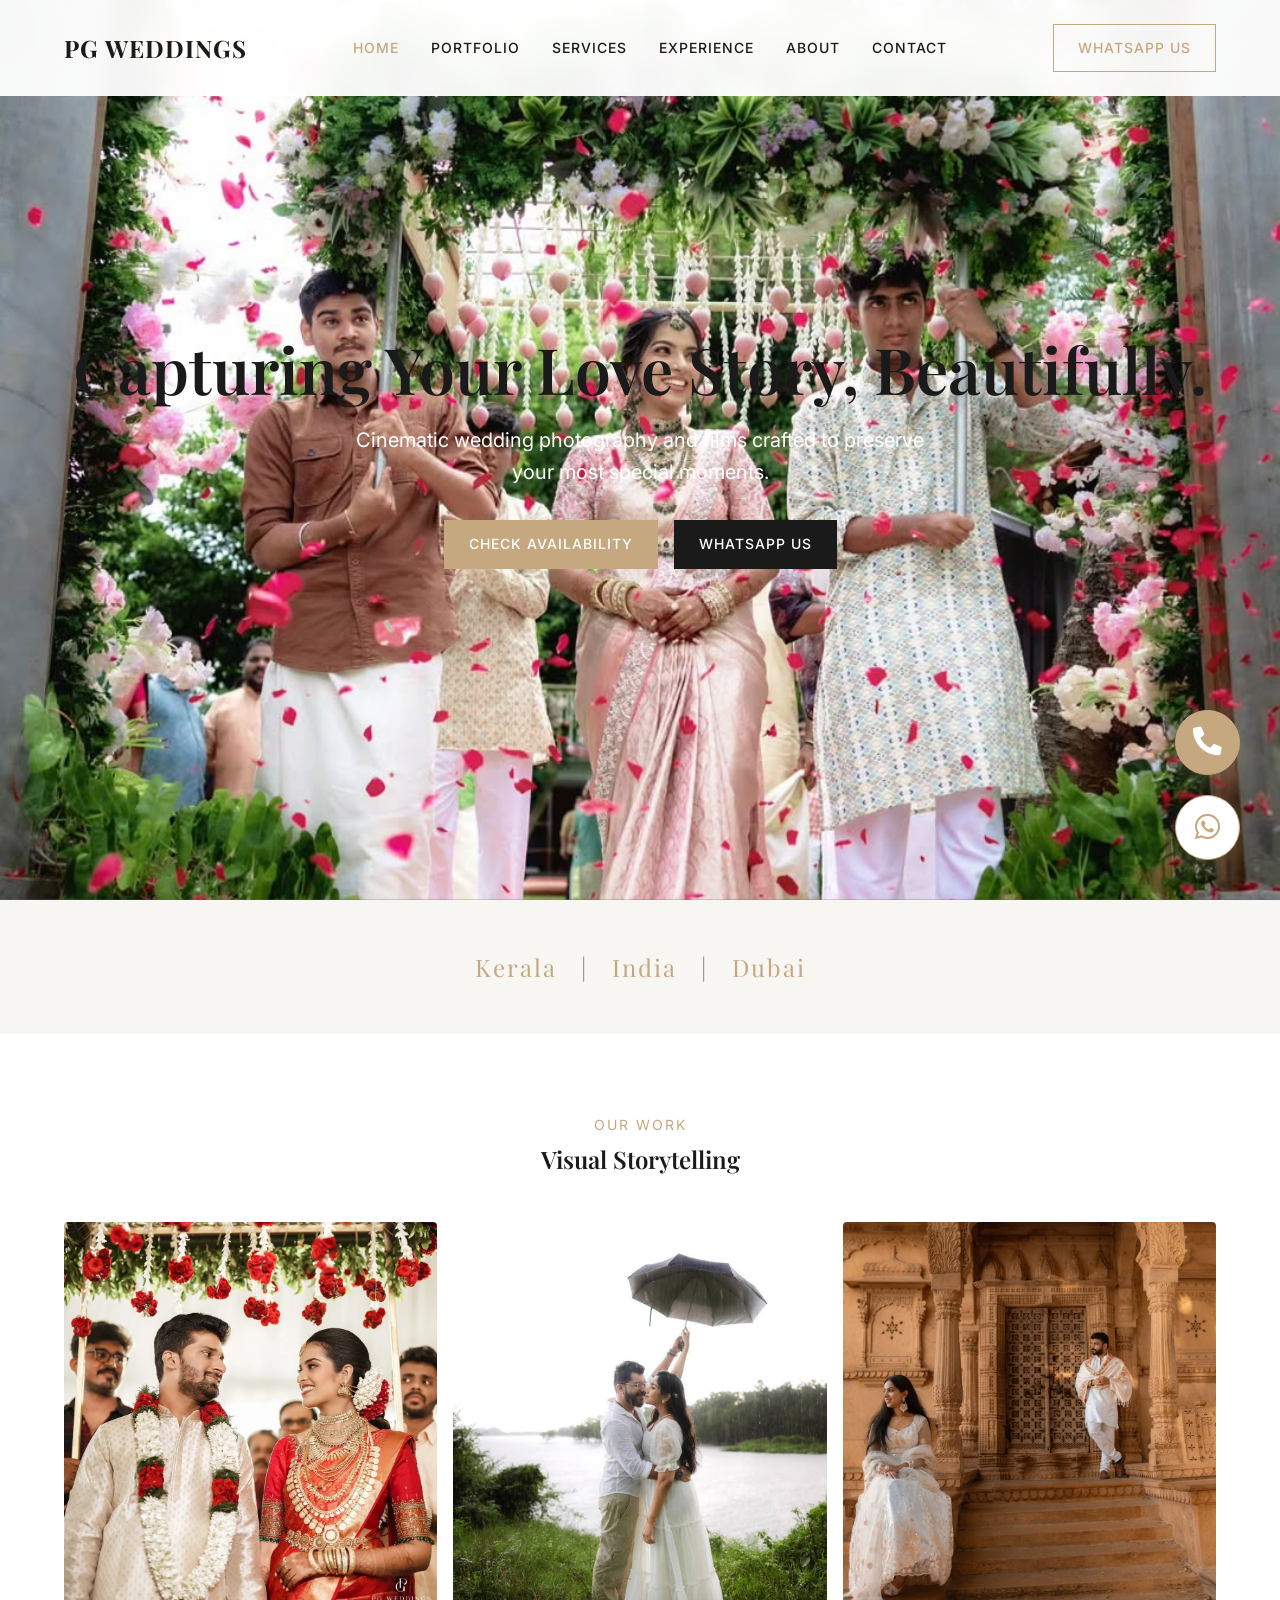
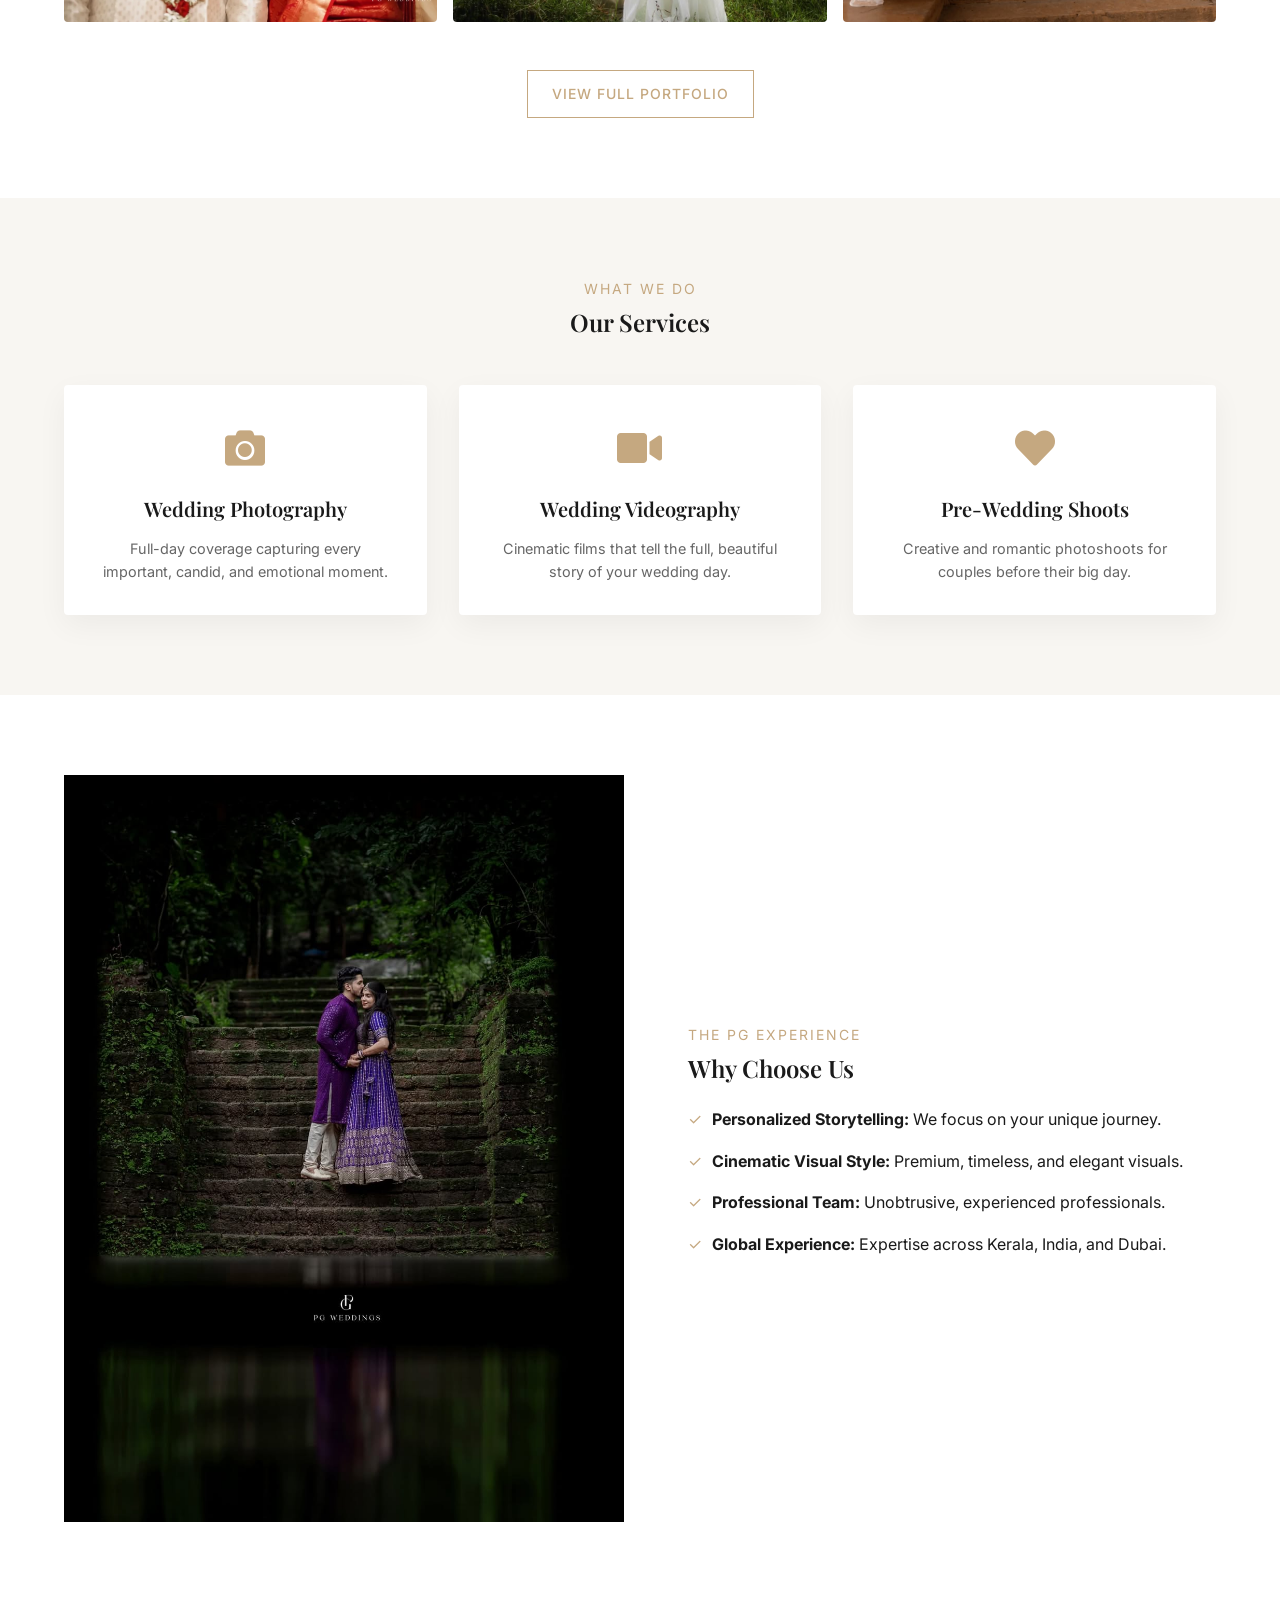
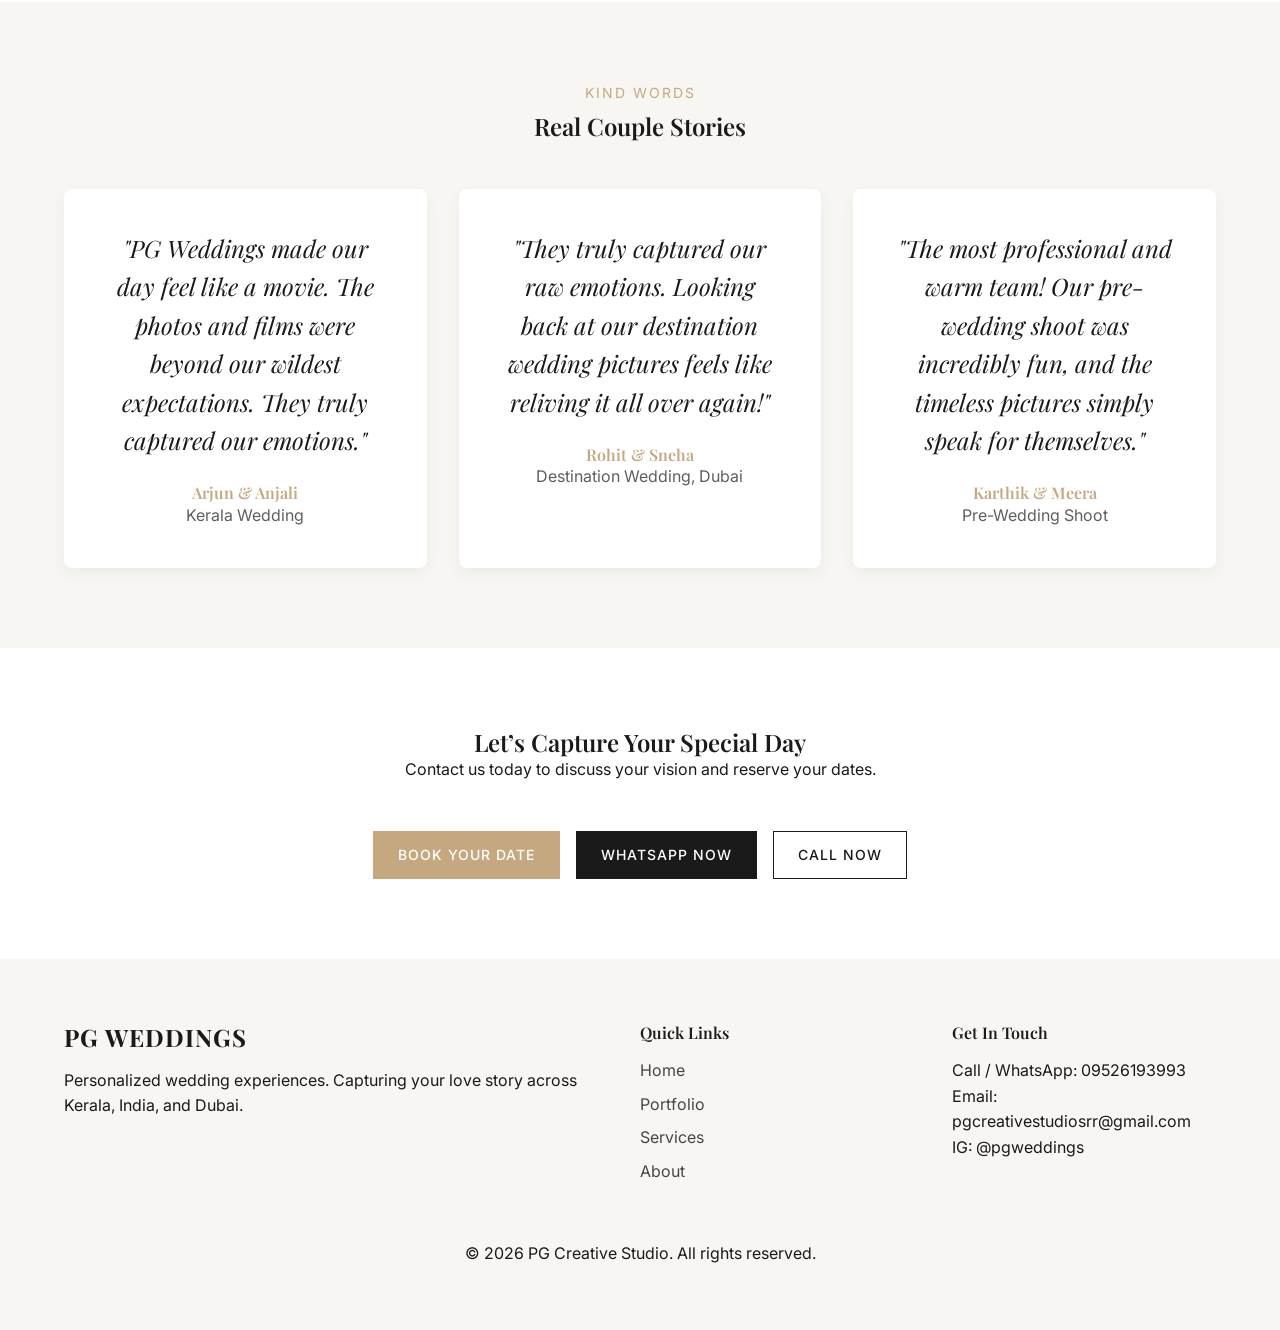
<file: index.html>
<!DOCTYPE html>
<html lang="en">
<head>
    <meta charset="UTF-8">
    <meta name="viewport" content="width=device-width, initial-scale=1.0">
    <title>PG Weddings | Personalized Wedding Experiences</title>
    <meta name="description" content="Cinematic wedding photography and films crafted to preserve your most special moments in Kerala, India, and Dubai.">
    <link rel="preconnect" href="https://fonts.googleapis.com">
    <link rel="preconnect" href="https://fonts.gstatic.com" crossorigin>
    <link href="https://fonts.googleapis.com/css2?family=Playfair+Display:ital,wght@0,400;0,600;0,700;1,400&family=Inter:wght@300;400;500;600&display=swap" rel="stylesheet">
    <link rel="stylesheet" href="css/style.css">
    <link rel="stylesheet" href="https://cdnjs.cloudflare.com/ajax/libs/font-awesome/5.15.4/css/all.min.css">
</head>
<body>
    <!-- Navbar -->
    <header class="navbar">
        <div class="container nav-container">
            <a href="index.html" class="logo">PG WEDDINGS</a>
            <nav class="nav-links">
                <a href="index.html" class="active">Home</a>
                <a href="portfolio.html">Portfolio</a>
                <a href="services.html">Services</a>
                <a href="process.html">Experience</a>
                <a href="about.html">About</a>
                <a href="contact.html">Contact</a>
            </nav>
            <div class="nav-actions">
                <a href="https://wa.me/919526193993" class="btn btn-outline nav-whatsapp">WhatsApp Us</a>
                <button class="mobile-menu-btn" aria-label="Open menu">
                    <span></span><span></span><span></span>
                </button>
            </div>
        </div>
    </header>

    <!-- Mobile Nav Overlay -->
    <div class="mobile-nav">
        <div class="mobile-nav-inner">
            <a href="index.html">Home</a>
            <a href="portfolio.html">Portfolio</a>
            <a href="services.html">Services</a>
            <a href="process.html">Experience</a>
            <a href="about.html">About</a>
            <a href="contact.html">Contact</a>
            <a href="https://wa.me/919526193993" class="btn btn-primary mt-4">WhatsApp Us</a>
        </div>
    </div>

    <!-- Hero Section -->
    <section class="hero cinematic-overlay">
        <!-- Using img-56 as placeholder, we'll confirm proper assets later -->
        <div class="hero-bg fade-in"></div>
        <div class="container hero-content text-center">
            <h1 class="hero-title slide-up">Capturing Your Love Story, Beautifully.</h1>
            <p class="hero-subtitle slide-up delay-1">Cinematic wedding photography and films crafted to preserve your most special moments.</p>
            <div class="hero-ctas slide-up delay-2">
                <a href="contact.html" class="btn btn-primary">Check Availability</a>
                <a href="https://wa.me/919526193993" class="btn btn-secondary">WhatsApp Us</a>
            </div>
        </div>
    </section>

    <!-- Locations Section -->
    <section class="locations bg-light text-center py-5">
        <div class="container">
            <p class="location-text"><span class="accent">Kerala</span> <span class="divider">|</span> <span class="accent">India</span> <span class="divider">|</span> <span class="accent">Dubai</span></p>
        </div>
    </section>

    <!-- Portfolio Preview -->
    <section class="portfolio-preview section">
        <div class="container">
            <div class="section-header text-center mb-5">
                <span class="subheading">Our Work</span>
                <h2>Visual Storytelling</h2>
            </div>
            <div class="grid portfolio-grid">
                <a href="portfolio.html" class="portfolio-item group">
                    <img src="assets/images/img-1.jpg" alt="Wedding Couple" loading="lazy">
                    <div class="portfolio-overlay">
                        <h3>Weddings</h3>
                    </div>
                </a>
                <a href="portfolio.html" class="portfolio-item group">
                    <img src="assets/images/img-39.jpg" alt="Pre Wedding Shoot" loading="lazy" style="object-position: center;">
                    <div class="portfolio-overlay">
                        <h3>Pre-Wedding</h3>
                    </div>
                </a>
                <a href="portfolio.html" class="portfolio-item group">
                    <img src="assets/images/img-54.jpg" alt="Destination Wedding" loading="lazy">
                    <div class="portfolio-overlay">
                        <h3>Destination</h3>
                    </div>
                </a>
            </div>
            <div class="text-center mt-5">
                <a href="portfolio.html" class="btn btn-outline">View Full Portfolio</a>
            </div>
        </div>
    </section>

    <!-- Services Overview -->
    <section class="services section bg-light">
        <div class="container">
            <div class="section-header text-center mb-5">
                <span class="subheading">What We Do</span>
                <h2>Our Services</h2>
            </div>
            <div class="grid services-grid">
                <div class="service-card text-center">
                    <div class="service-icon"><i class="fas fa-camera"></i></div>
                    <h3>Wedding Photography</h3>
                    <p>Full-day coverage capturing every important, candid, and emotional moment.</p>
                </div>
                <div class="service-card text-center">
                    <div class="service-icon"><i class="fas fa-video"></i></div>
                    <h3>Wedding Videography</h3>
                    <p>Cinematic films that tell the full, beautiful story of your wedding day.</p>
                </div>
                <div class="service-card text-center">
                    <div class="service-icon"><i class="fas fa-heart"></i></div>
                    <h3>Pre-Wedding Shoots</h3>
                    <p>Creative and romantic photoshoots for couples before their big day.</p>
                </div>
            </div>
        </div>
    </section>

    <!-- Why Choose Us -->
    <section class="why-us section">
        <div class="container grid why-grid align-center">
            <div class="why-image rounded overflow-hidden">
                <img src="assets/images/img-26.jpg" alt="Why Choose PG Weddings" loading="lazy">
            </div>
            <div class="why-content px-4">
                <span class="subheading">The PG Experience</span>
                <h2>Why Choose Us</h2>
                <ul class="features-list mt-4">
                    <li><strong>Personalized Storytelling:</strong> We focus on your unique journey.</li>
                    <li><strong>Cinematic Visual Style:</strong> Premium, timeless, and elegant visuals.</li>
                    <li><strong>Professional Team:</strong> Unobtrusive, experienced professionals.</li>
                    <li><strong>Global Experience:</strong> Expertise across Kerala, India, and Dubai.</li>
                </ul>
            </div>
        </div>
    </section>

    <!-- Testimonials -->
    <section class="testimonials section bg-light text-center">
        <div class="container">
            <span class="subheading">Kind Words</span>
            <h2 class="mb-5">Real Couple Stories</h2>
            <div class="grid" style="grid-template-columns: repeat(auto-fit, minmax(300px, 1fr)); gap: 2rem;">
                <div class="testimonial" style="background: var(--color-white); box-shadow: 0 5px 15px rgba(0,0,0,0.05); padding: 2.5rem; border-radius: 8px;">
                    <p class="quote">"PG Weddings made our day feel like a movie. The photos and films were beyond our wildest expectations. They truly captured our emotions."</p>
                    <div class="author mt-4">
                        <h4 style="color: var(--color-gold);">Arjun & Anjali</h4>
                        <span class="text-sm" style="opacity: 0.7;">Kerala Wedding</span>
                    </div>
                </div>
                <div class="testimonial" style="background: var(--color-white); box-shadow: 0 5px 15px rgba(0,0,0,0.05); padding: 2.5rem; border-radius: 8px;">
                    <p class="quote">"They truly captured our raw emotions. Looking back at our destination wedding pictures feels like reliving it all over again!"</p>
                    <div class="author mt-4">
                        <h4 style="color: var(--color-gold);">Rohit & Sneha</h4>
                        <span class="text-sm" style="opacity: 0.7;">Destination Wedding, Dubai</span>
                    </div>
                </div>
                <div class="testimonial" style="background: var(--color-white); box-shadow: 0 5px 15px rgba(0,0,0,0.05); padding: 2.5rem; border-radius: 8px;">
                    <p class="quote">"The most professional and warm team! Our pre-wedding shoot was incredibly fun, and the timeless pictures simply speak for themselves."</p>
                    <div class="author mt-4">
                        <h4 style="color: var(--color-gold);">Karthik & Meera</h4>
                        <span class="text-sm" style="opacity: 0.7;">Pre-Wedding Shoot</span>
                    </div>
                </div>
            </div>
        </div>
    </section>

    <!-- Call to Action -->
    <section class="cta-section section text-center">
        <div class="container hero-content">
            <h2>Let’s Capture Your Special Day</h2>
            <p class="mb-5">Contact us today to discuss your vision and reserve your dates.</p>
            <div class="hero-ctas justify-center">
                <a href="contact.html" class="btn btn-primary">Book Your Date</a>
                <a href="https://wa.me/919526193993" class="btn btn-secondary">WhatsApp Now</a>
                <a href="tel:+919526193993" class="btn btn-outline black-btn">Call Now</a>
            </div>
        </div>
    </section>

    <!-- Footer -->
    <footer class="footer bg-light py-5 border-t">
        <div class="container grid footer-grid">
            <div class="footer-brand">
                <h3 class="logo mb-3">PG WEDDINGS</h3>
                <p class="text-sm opacity-80">Personalized wedding experiences. Capturing your love story across Kerala, India, and Dubai.</p>
            </div>
            <div class="footer-links">
                <h4 class="mb-3">Quick Links</h4>
                <a href="index.html">Home</a>
                <a href="portfolio.html">Portfolio</a>
                <a href="services.html">Services</a>
                <a href="about.html">About</a>
            </div>
            <div class="footer-contact">
                <h4 class="mb-3">Get In Touch</h4>
                <p>Call / WhatsApp: <a href="tel:+919526193993">09526193993</a></p>
                <p>Email: <a href="mailto:pgcreativestudiosrr@gmail.com">pgcreativestudiosrr@gmail.com</a></p>
                <div class="social-links mt-3">
                    <a href="https://instagram.com/pgweddings" target="_blank" aria-label="Instagram">IG: @pgweddings</a>
                </div>
            </div>
        </div>
        <div class="footer-bottom text-center pt-4 mt-5 border-t">
            <p class="text-sm opacity-60">&copy; <span id="year"></span> PG Creative Studio. All rights reserved.</p>
        </div>
    </footer>

    <!-- Floating Action Buttons -->
    <div class="floating-actions">
        <a href="tel:+919526193993" class="float-btn call-btn" aria-label="Call Now"><i class="fas fa-phone-alt"></i></a>
        <a href="https://wa.me/919526193993" class="float-btn wa-btn" aria-label="WhatsApp Us"><i class="fab fa-whatsapp"></i></a>
    </div>

    <script src="js/main.js"></script>
</body>
</html>
</file>
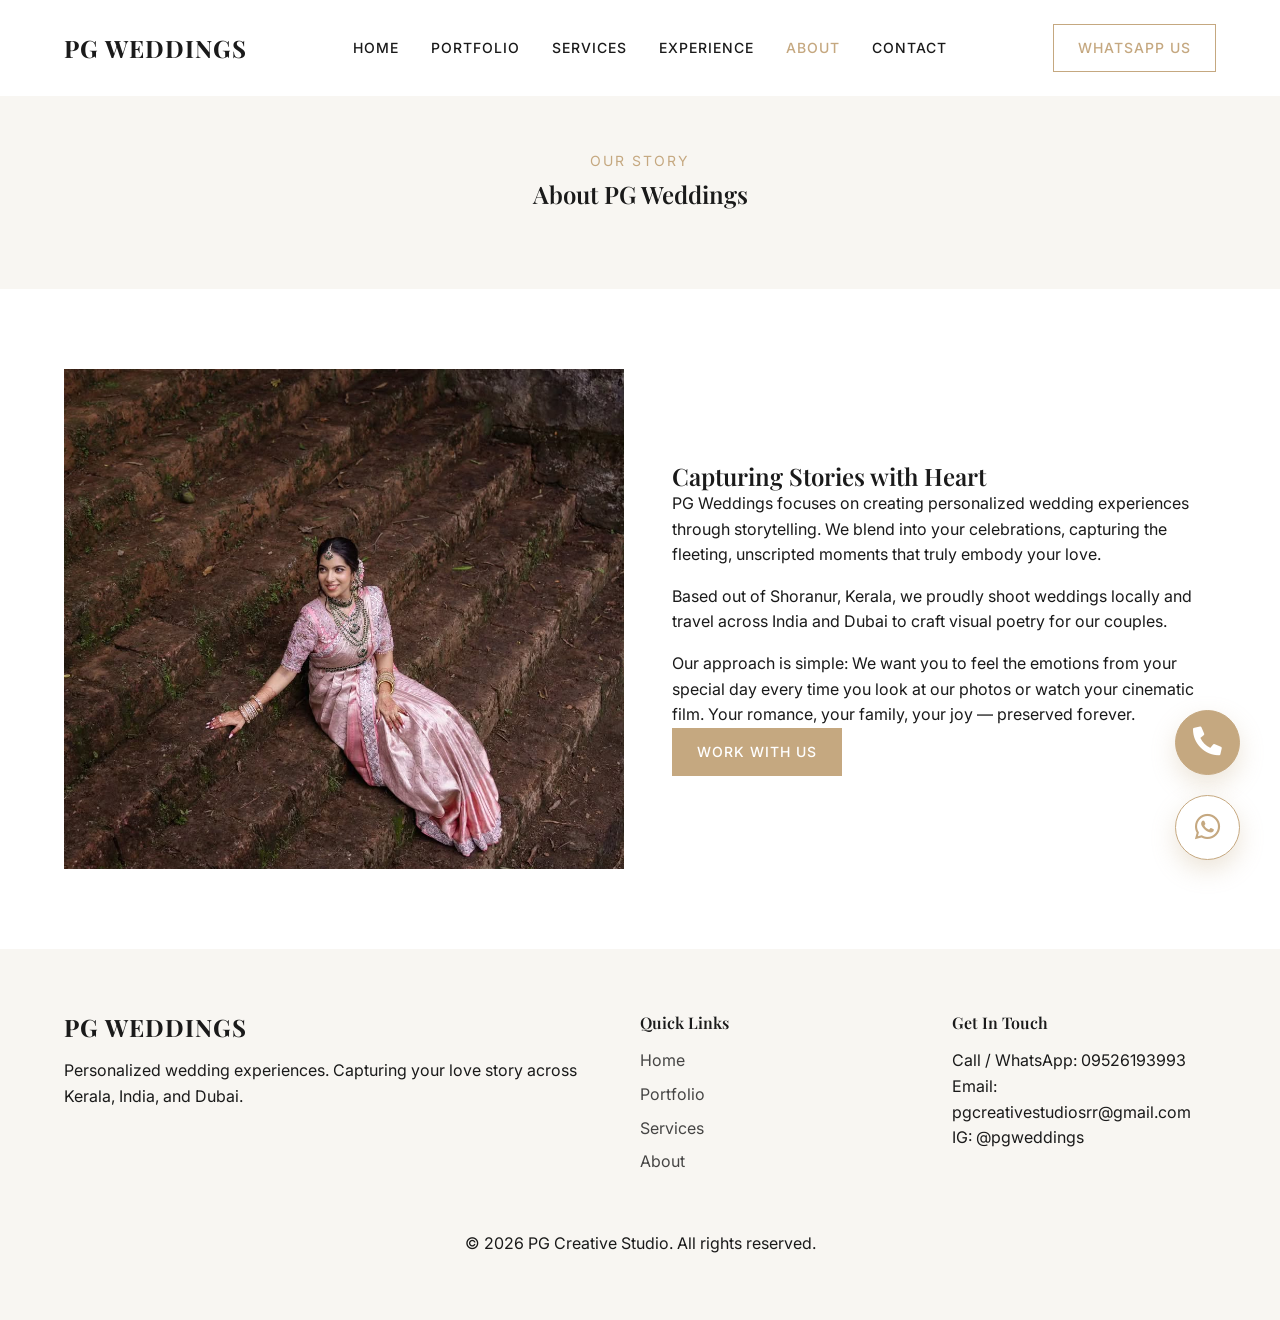
<file: about.html>
<!DOCTYPE html>
<html lang="en">
<head>
    <meta charset="UTF-8">
    <meta name="viewport" content="width=device-width, initial-scale=1.0">
    <title>About | PG Weddings</title>
    <link href="https://fonts.googleapis.com/css2?family=Playfair+Display:ital,wght@0,400;0,600;0,700;1,400&family=Inter:wght@300;400;500;600&display=swap" rel="stylesheet">
    <link rel="stylesheet" href="css/style.css">
    <link rel="stylesheet" href="https://cdnjs.cloudflare.com/ajax/libs/font-awesome/5.15.4/css/all.min.css">
    <style>
        .page-header { padding: 150px 0 80px; background-color: var(--color-off-white); text-align: center; }
        .about-image img { width: 100%; height: 500px; object-fit: cover; }
        .about-content { padding: 0 1rem; }
        @media (max-width: 1024px) {
            .about-image img { height: 380px; }
        }
        @media (max-width: 768px) {
            .page-header { padding: 110px 0 50px; }
            .about-image img { height: 280px; }
            .about-content { padding: 0; margin-top: 1.5rem; }
        }
        @media (max-width: 480px) {
            .page-header { padding: 90px 0 40px; }
            .about-image img { height: 230px; }
        }
    </style>

</head>
<body>
    <header class="navbar">
        <div class="container nav-container">
            <a href="index.html" class="logo">PG WEDDINGS</a>
            <nav class="nav-links">
                <a href="index.html">Home</a>
                <a href="portfolio.html">Portfolio</a>
                <a href="services.html">Services</a>
                <a href="process.html">Experience</a>
                <a href="about.html" class="active">About</a>
                <a href="contact.html">Contact</a>
            </nav>
            <div class="nav-actions">
                <a href="https://wa.me/919526193993" class="btn btn-outline nav-whatsapp">WhatsApp Us</a>
                <button class="mobile-menu-btn" aria-label="Open menu"><span></span><span></span><span></span></button>
            </div>
        </div>
    </header>

    <div class="mobile-nav">
        <div class="mobile-nav-inner">
            <a href="index.html">Home</a>
            <a href="portfolio.html">Portfolio</a>
            <a href="services.html">Services</a>
            <a href="process.html">Experience</a>
            <a href="about.html">About</a>
            <a href="contact.html">Contact</a>
            <a href="https://wa.me/919526193993" class="btn btn-primary mt-4">WhatsApp Us</a>
        </div>
    </div>

    <section class="page-header">
        <div class="container">
            <span class="subheading">Our Story</span>
            <h1>About PG Weddings</h1>
        </div>
    </section>

    <section class="section container">
        <div class="grid why-grid align-center">
            <div class="about-image rounded overflow-hidden">
                <img src="assets/images/img-24.jpg" alt="About PG Weddings">
            </div>
            <div class="about-content px-4">
                <h2 class="mb-4">Capturing Stories with Heart</h2>
                <p class="mb-3">PG Weddings focuses on creating personalized wedding experiences through storytelling. We blend into your celebrations, capturing the fleeting, unscripted moments that truly embody your love.</p>
                <p class="mb-3">Based out of Shoranur, Kerala, we proudly shoot weddings locally and travel across India and Dubai to craft visual poetry for our couples.</p>
                <p class="mb-4">Our approach is simple: We want you to feel the emotions from your special day every time you look at our photos or watch your cinematic film. Your romance, your family, your joy — preserved forever.</p>
                <a href="contact.html" class="btn btn-primary">Work With Us</a>
            </div>
        </div>
    </section>

    <!-- Floating Action Buttons -->
    <div class="floating-actions">
        <a href="tel:+919526193993" class="float-btn call-btn" aria-label="Call Now"><i class="fas fa-phone-alt"></i></a>
        <a href="https://wa.me/919526193993" class="float-btn wa-btn" aria-label="WhatsApp Us"><i class="fab fa-whatsapp"></i></a>
    </div>

    <!-- Footer -->
    <footer class="footer bg-light py-5 border-t">
        <div class="container grid footer-grid">
            <div class="footer-brand">
                <h3 class="logo mb-3">PG WEDDINGS</h3>
                <p class="text-sm opacity-80">Personalized wedding experiences. Capturing your love story across Kerala, India, and Dubai.</p>
            </div>
            <div class="footer-links">
                <h4 class="mb-3">Quick Links</h4>
                <a href="index.html">Home</a>
                <a href="portfolio.html">Portfolio</a>
                <a href="services.html">Services</a>
                <a href="about.html">About</a>
            </div>
            <div class="footer-contact">
                <h4 class="mb-3">Get In Touch</h4>
                <p>Call / WhatsApp: <a href="tel:+919526193993">09526193993</a></p>
                <p>Email: <a href="mailto:pgcreativestudiosrr@gmail.com">pgcreativestudiosrr@gmail.com</a></p>
                <p class="mt-3"><a href="https://instagram.com/pgweddings" target="_blank">IG: @pgweddings</a></p>
            </div>
        </div>
        <div class="footer-bottom text-center pt-4 mt-5 border-t">
            <p class="text-sm opacity-60">&copy; <span id="year"></span> PG Creative Studio. All rights reserved.</p>
        </div>
    </footer>
    <script src="js/main.js"></script>
</body>
</html>
</file>
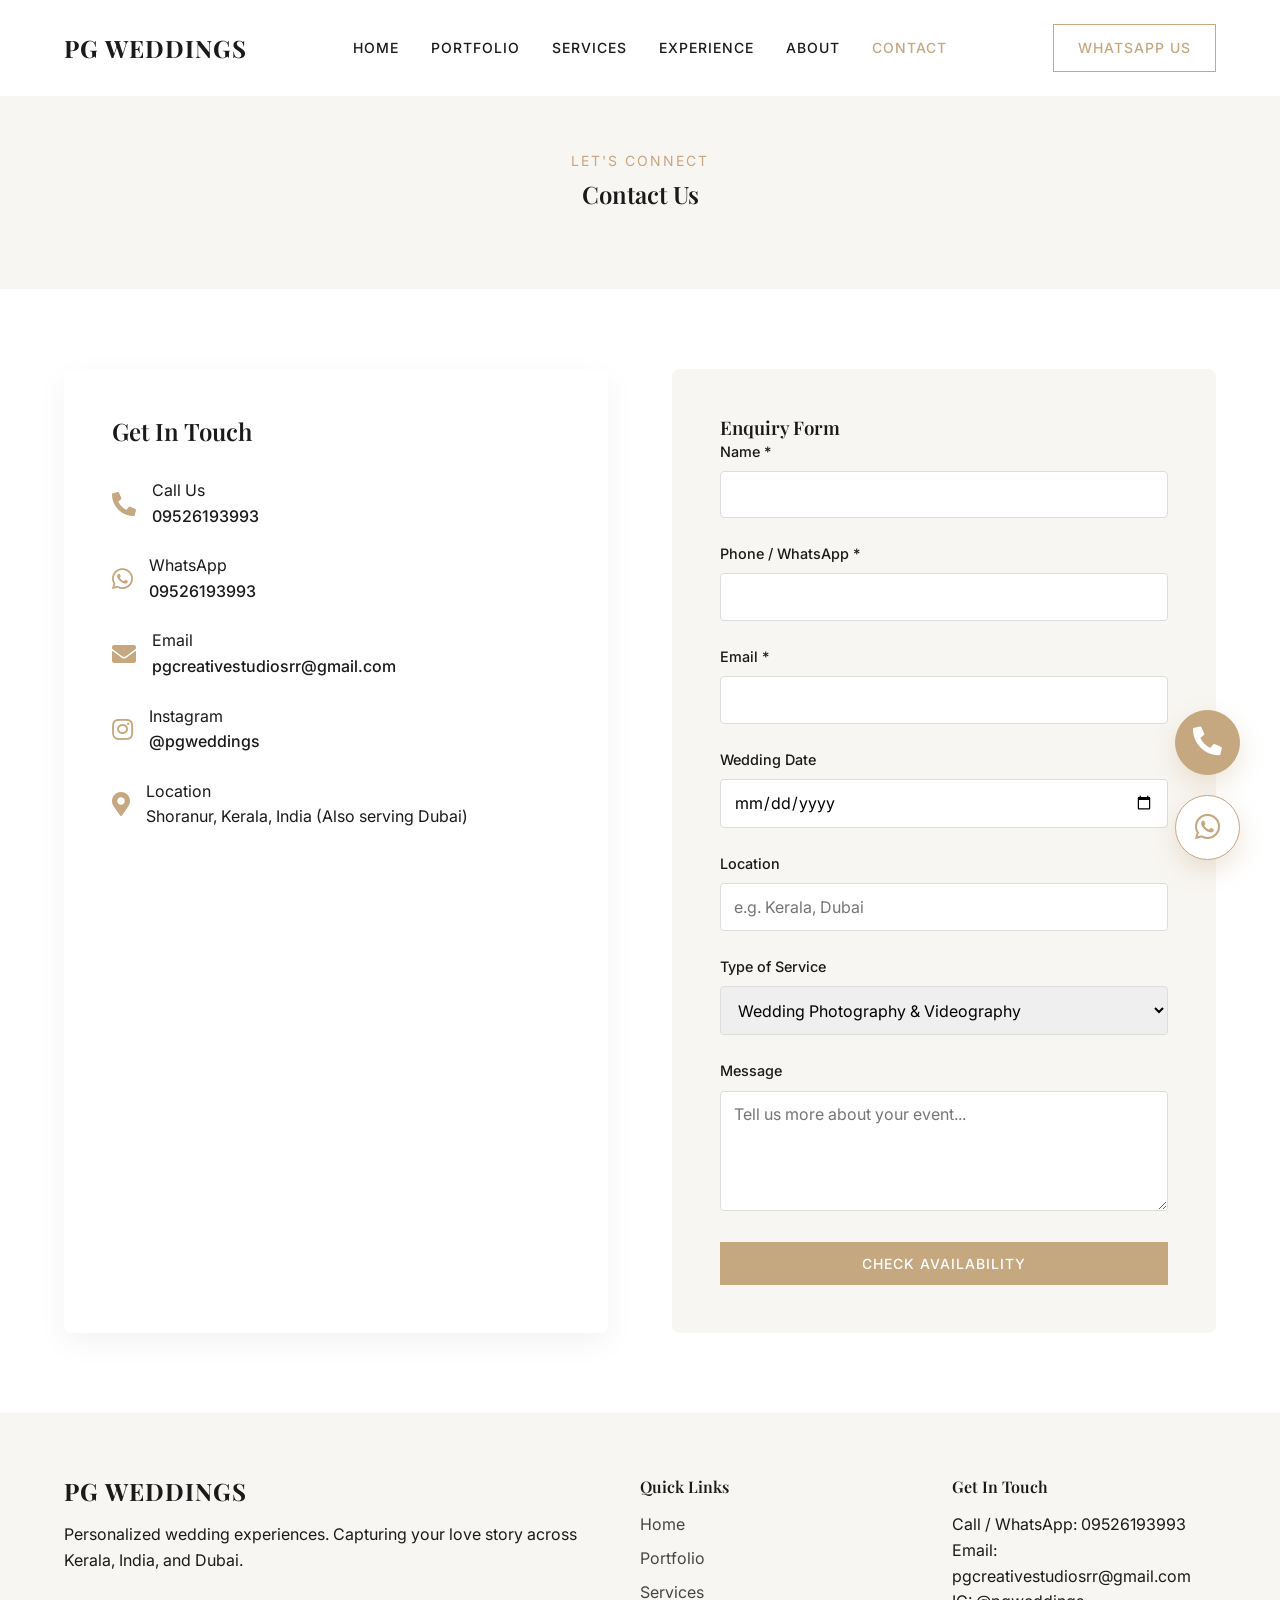
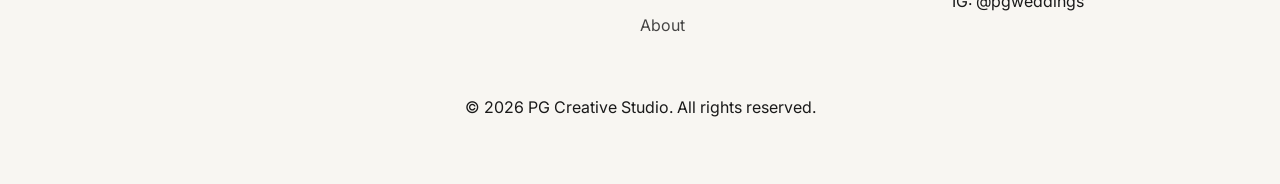
<file: contact.html>
<!DOCTYPE html>
<html lang="en">
<head>
    <meta charset="UTF-8">
    <meta name="viewport" content="width=device-width, initial-scale=1.0">
    <title>Contact | PG Weddings</title>
    <link href="https://fonts.googleapis.com/css2?family=Playfair+Display:ital,wght@0,400;0,600;0,700;1,400&family=Inter:wght@300;400;500;600&display=swap" rel="stylesheet">
    <link rel="stylesheet" href="css/style.css">
    <link rel="stylesheet" href="https://cdnjs.cloudflare.com/ajax/libs/font-awesome/5.15.4/css/all.min.css">
    <style>
        .page-header { padding: 150px 0 80px; background-color: var(--color-off-white); text-align: center; }
        .contact-grid { grid-template-columns: 1fr 1fr; gap: 4rem; }
        .contact-info { padding: 3rem; background: var(--color-white); box-shadow: 0 10px 30px rgba(0,0,0,0.05); border-radius: 8px; }
        .contact-info h3 { margin-bottom: 2rem; font-size: 1.5rem; }
        .info-item { display: flex; align-items: center; gap: 1rem; margin-bottom: 1.5rem; }
        .info-item i { font-size: 1.5rem; color: var(--color-gold); }
        .info-item p { margin: 0; }
        .info-item a { color: var(--color-black); font-weight: 500; word-break: break-all; }
        
        .contact-form { padding: 3rem; background: var(--color-off-white); border-radius: 8px; }
        .form-group { margin-bottom: 1.5rem; }
        .form-group label { display: block; margin-bottom: 0.5rem; font-size: 0.9rem; font-weight: 500; }
        .form-control { width: 100%; padding: 0.8rem; border: 1px solid #ddd; border-radius: 4px; font-family: var(--font-body); font-size: 1rem; }
        .form-control:focus { outline: none; border-color: var(--color-gold); }
        textarea.form-control { height: 120px; resize: vertical; }
        
        @media(max-width: 768px) {
            .page-header { padding: 110px 0 50px; }
            .contact-grid { grid-template-columns: 1fr; gap: 2rem; }
            .contact-info, .contact-form { padding: 2rem 1.5rem; }
        }
        @media(max-width: 480px) {
            .page-header { padding: 90px 0 40px; }
            .contact-info, .contact-form { padding: 1.5rem 1rem; }
            .info-item i { font-size: 1.2rem; }
        }
    </style>
</head>
<body>
    <header class="navbar">
        <div class="container nav-container">
            <a href="index.html" class="logo">PG WEDDINGS</a>
            <nav class="nav-links">
                <a href="index.html">Home</a>
                <a href="portfolio.html">Portfolio</a>
                <a href="services.html">Services</a>
                <a href="process.html">Experience</a>
                <a href="about.html">About</a>
                <a href="contact.html" class="active">Contact</a>
            </nav>
            <div class="nav-actions">
                <a href="https://wa.me/919526193993" class="btn btn-outline nav-whatsapp">WhatsApp Us</a>
                <button class="mobile-menu-btn" aria-label="Open menu"><span></span><span></span><span></span></button>
            </div>
        </div>
    </header>

    <div class="mobile-nav">
        <div class="mobile-nav-inner">
            <a href="index.html">Home</a>
            <a href="portfolio.html">Portfolio</a>
            <a href="services.html">Services</a>
            <a href="process.html">Experience</a>
            <a href="about.html">About</a>
            <a href="contact.html">Contact</a>
            <a href="https://wa.me/919526193993" class="btn btn-primary mt-4">WhatsApp Us</a>
        </div>
    </div>

    <section class="page-header">
        <div class="container">
            <span class="subheading">Let's Connect</span>
            <h1>Contact Us</h1>
        </div>
    </section>

    <section class="section container">
        <div class="grid contact-grid">
            <div class="contact-info">
                <h3>Get In Touch</h3>
                <div class="info-item">
                    <i class="fas fa-phone-alt"></i>
                    <div>
                        <p>Call Us</p>
                        <a href="tel:+919526193993">09526193993</a>
                    </div>
                </div>
                <div class="info-item">
                    <i class="fab fa-whatsapp"></i>
                    <div>
                        <p>WhatsApp</p>
                        <a href="https://wa.me/919526193993">09526193993</a>
                    </div>
                </div>
                <div class="info-item">
                    <i class="fas fa-envelope"></i>
                    <div>
                        <p>Email</p>
                        <a href="mailto:pgcreativestudiosrr@gmail.com">pgcreativestudiosrr@gmail.com</a>
                    </div>
                </div>
                <div class="info-item">
                    <i class="fab fa-instagram"></i>
                    <div>
                        <p>Instagram</p>
                        <a href="https://instagram.com/pgweddings" target="_blank">@pgweddings</a>
                    </div>
                </div>
                <div class="info-item">
                    <i class="fas fa-map-marker-alt"></i>
                    <div>
                        <p>Location</p>
                        <p>Shoranur, Kerala, India (Also serving Dubai)</p>
                    </div>
                </div>
            </div>

            <div class="contact-form">
                <form id="enquiryForm">
                    <h3 class="font-heading text-2xl mb-4 font-semibold">Enquiry Form</h3>
                    
                    <div class="form-group">
                        <label for="name">Name *</label>
                        <input type="text" id="name" name="name" class="form-control" required>
                    </div>
                    <div class="form-group">
                        <label for="phone">Phone / WhatsApp *</label>
                        <input type="tel" id="phone" name="phone" class="form-control" required>
                    </div>
                    <div class="form-group">
                        <label for="email">Email *</label>
                        <input type="email" id="email" name="email" class="form-control" required>
                    </div>
                    <div class="form-group">
                        <label for="date">Wedding Date</label>
                        <input type="date" id="date" name="date" class="form-control">
                    </div>
                    <div class="form-group">
                        <label for="location">Location</label>
                        <input type="text" id="location" name="location" class="form-control" placeholder="e.g. Kerala, Dubai">
                    </div>
                    <div class="form-group">
                        <label for="service">Type of Service</label>
                        <select id="service" name="service" class="form-control">
                            <option value="Wedding Photography & Videography">Wedding Photography & Videography</option>
                            <option value="Wedding Photography Only">Wedding Photography Only</option>
                            <option value="Pre-Wedding Shoot">Pre-Wedding Shoot</option>
                            <option value="Destination Wedding">Destination Wedding</option>
                            <option value="Other">Other</option>
                        </select>
                    </div>
                    <div class="form-group">
                        <label for="message">Message</label>
                        <textarea id="message" name="message" class="form-control" placeholder="Tell us more about your event..."></textarea>
                    </div>
                    
                    <button type="submit" class="btn btn-primary w-full" style="width: 100%;">Check Availability</button>
                </form>
            </div>
        </div>
    </section>

    <!-- Floating Action Buttons -->
    <div class="floating-actions">
        <a href="tel:+919526193993" class="float-btn call-btn" aria-label="Call Now"><i class="fas fa-phone-alt"></i></a>
        <a href="https://wa.me/919526193993" class="float-btn wa-btn" aria-label="WhatsApp Us"><i class="fab fa-whatsapp"></i></a>
    </div>

    <!-- Footer -->
    <footer class="footer bg-light py-5 border-t">
        <div class="container grid footer-grid">
            <div class="footer-brand">
                <h3 class="logo mb-3">PG WEDDINGS</h3>
                <p class="text-sm opacity-80">Personalized wedding experiences. Capturing your love story across Kerala, India, and Dubai.</p>
            </div>
            <div class="footer-links">
                <h4 class="mb-3">Quick Links</h4>
                <a href="index.html">Home</a>
                <a href="portfolio.html">Portfolio</a>
                <a href="services.html">Services</a>
                <a href="about.html">About</a>
            </div>
            <div class="footer-contact">
                <h4 class="mb-3">Get In Touch</h4>
                <p>Call / WhatsApp: <a href="tel:+919526193993">09526193993</a></p>
                <p>Email: <a href="mailto:pgcreativestudiosrr@gmail.com">pgcreativestudiosrr@gmail.com</a></p>
                <p class="mt-3"><a href="https://instagram.com/pgweddings" target="_blank">IG: @pgweddings</a></p>
            </div>
        </div>
        <div class="footer-bottom text-center pt-4 mt-5 border-t">
            <p class="text-sm opacity-60">&copy; <span id="year"></span> PG Creative Studio. All rights reserved.</p>
        </div>
    </footer>
    <script src="js/main.js"></script>
</body>
</html>
</file>
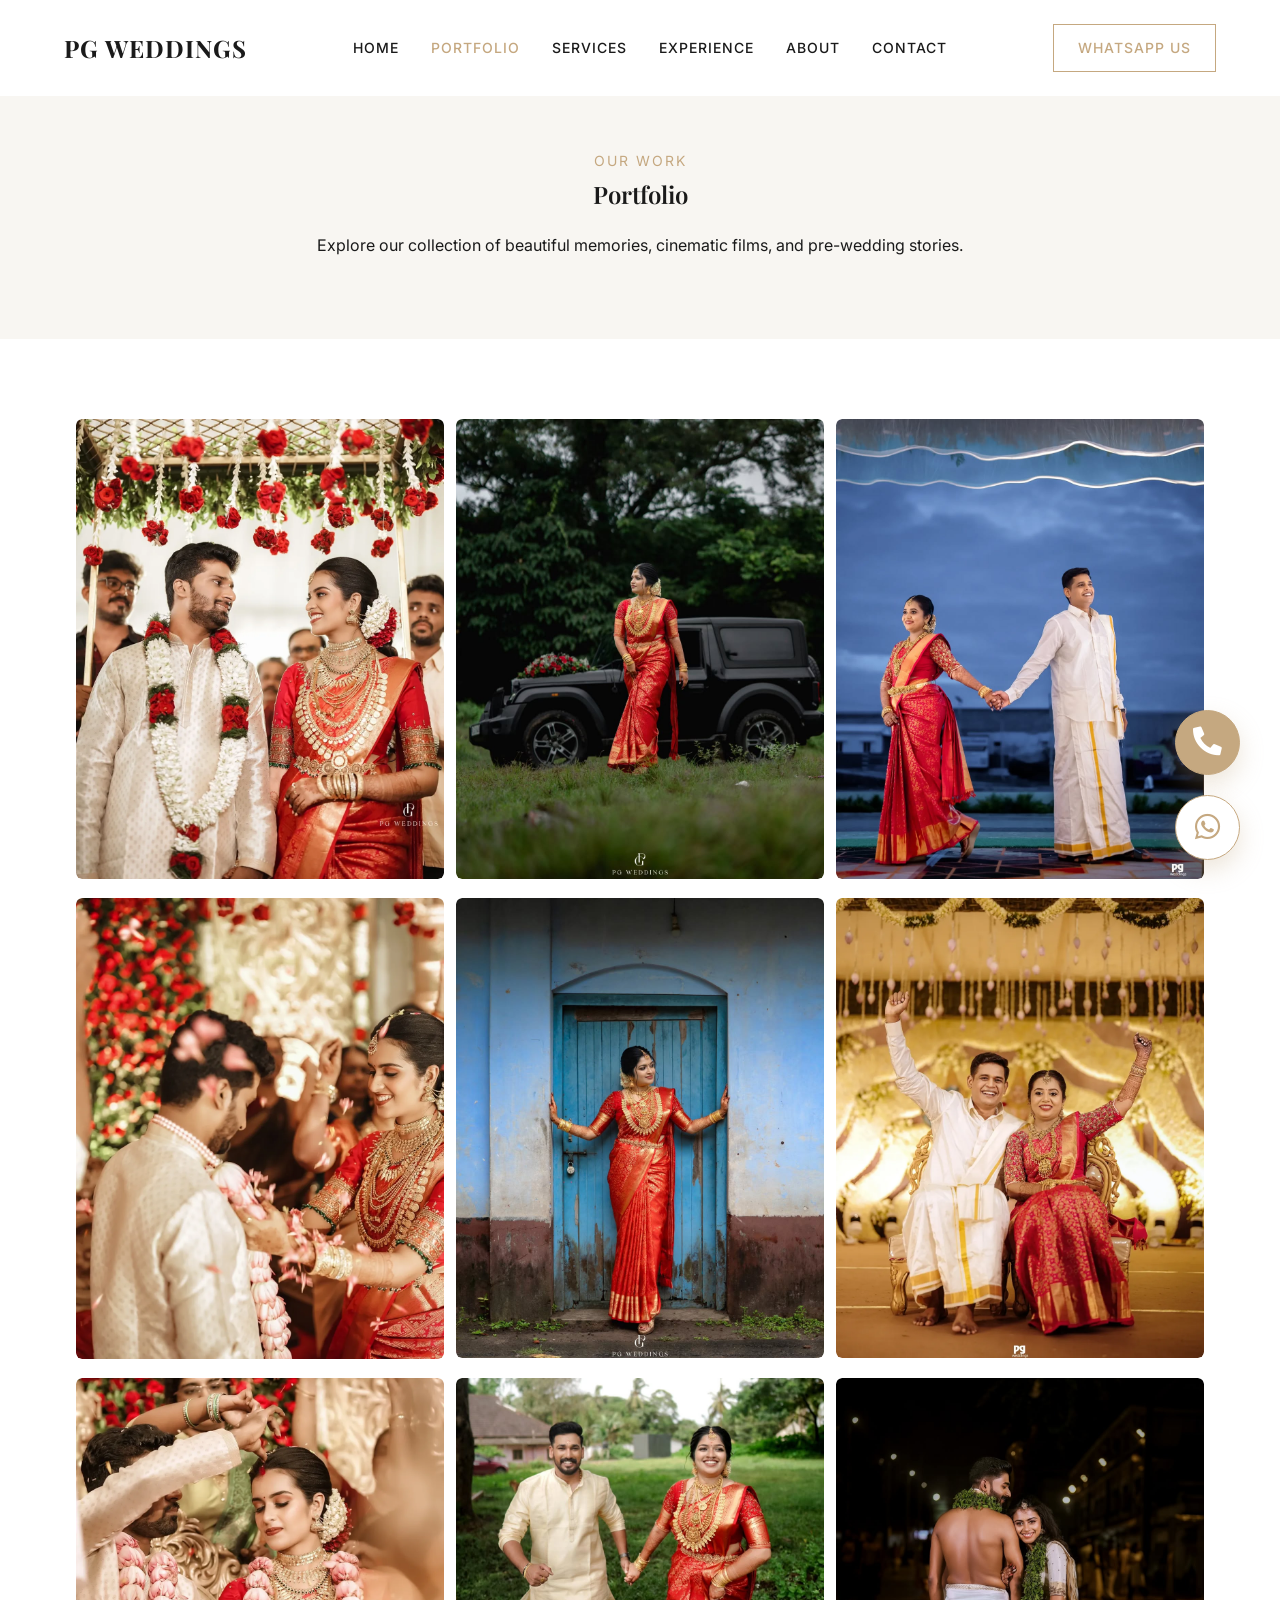
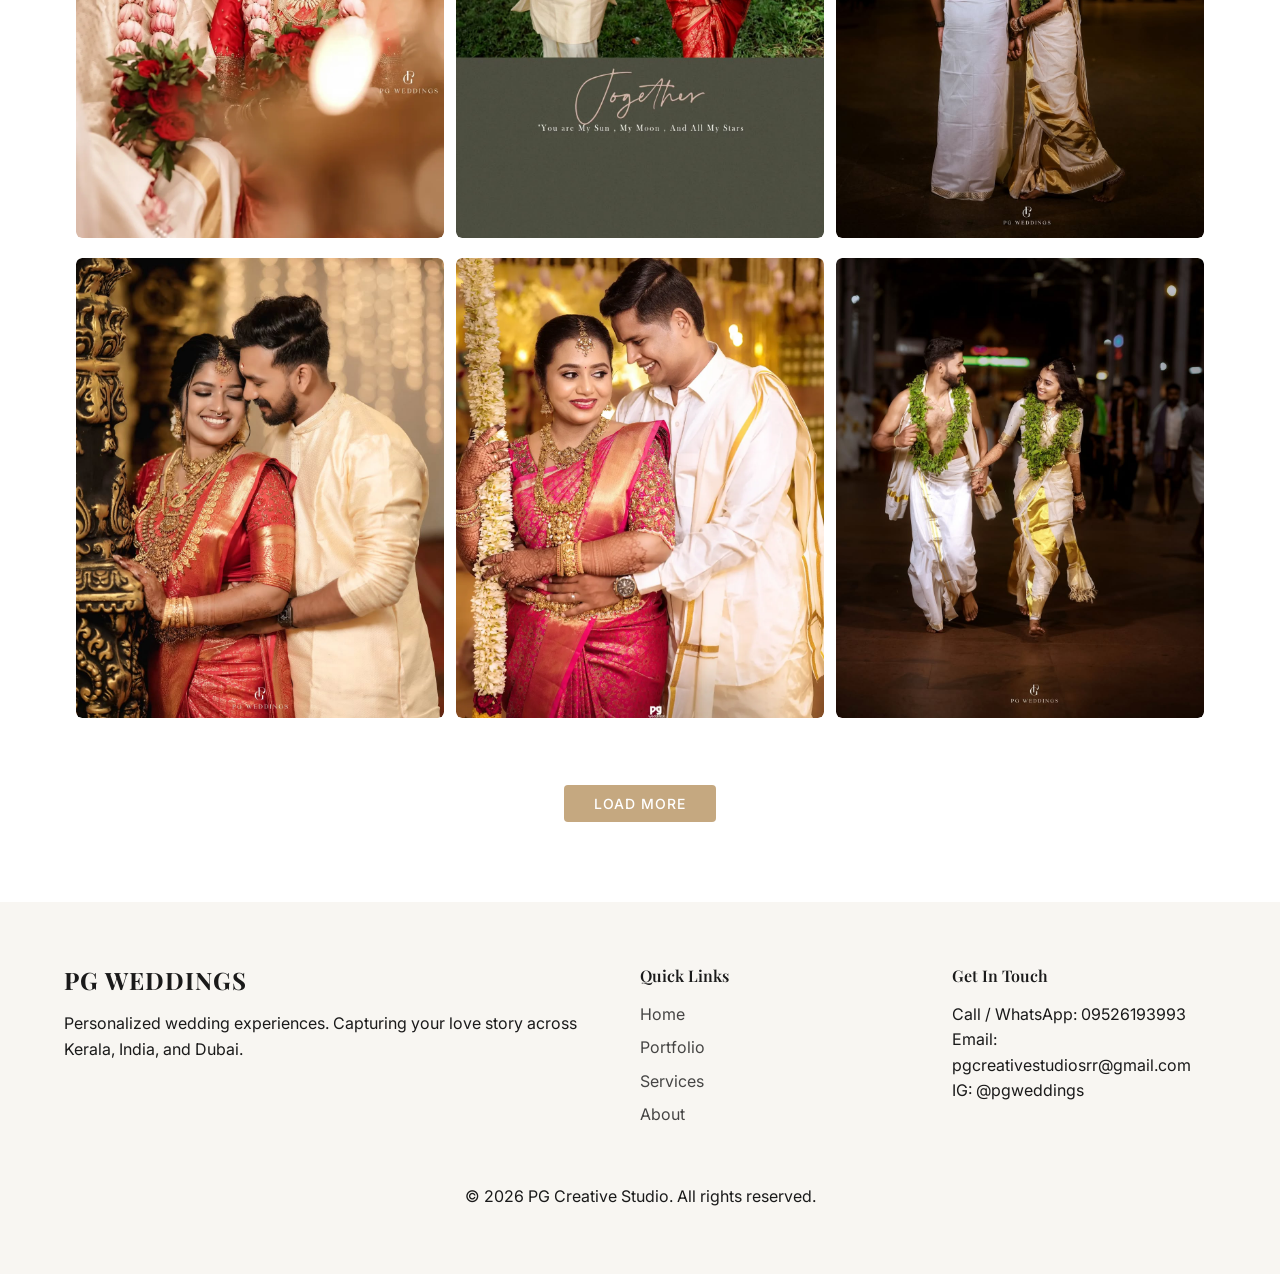
<file: portfolio.html>
<!DOCTYPE html>
<html lang="en">
<head>
    <meta charset="UTF-8">
    <meta name="viewport" content="width=device-width, initial-scale=1.0">
    <title>Portfolio | PG Weddings</title>
    <link href="https://fonts.googleapis.com/css2?family=Playfair+Display:ital,wght@0,400;0,600;0,700;1,400&family=Inter:wght@300;400;500;600&display=swap" rel="stylesheet">
    <link rel="stylesheet" href="css/style.css">
    <link rel="stylesheet" href="https://cdnjs.cloudflare.com/ajax/libs/font-awesome/5.15.4/css/all.min.css">
    <style>
        .page-header {
            padding: 150px 0 80px;
            background-color: var(--color-off-white);
            text-align: center;
        }
        .masonry-grid {
            column-count: 3;
            column-gap: 12px;
            padding: 0 12px;
        }
        .masonry-grid .portfolio-item {
            margin-bottom: 12px;
            display: inline-block;
            width: 100%;
            height: auto !important;
            break-inside: avoid;
            border-radius: 6px;
            overflow: hidden;
        }
        .masonry-grid .portfolio-item img {
            height: auto !important;
            display: block;
            width: 100%;
            border-radius: 6px;
            transition: transform 0.4s ease;
        }
        .masonry-grid .portfolio-item:hover img {
            transform: scale(1.03);
        }
        /* Tablet */
        @media (max-width: 900px) {
            .masonry-grid { column-count: 2; column-gap: 10px; padding: 0 10px; }
            .masonry-grid .portfolio-item { margin-bottom: 10px; }
        }
        /* Mobile — keep 2 columns for a nice gallery feel */
        @media (max-width: 600px) {
            .page-header { padding: 100px 0 40px; }
            .masonry-grid { column-count: 2; column-gap: 6px; padding: 0 6px; }
            .masonry-grid .portfolio-item { margin-bottom: 6px; border-radius: 4px; }
            .masonry-grid .portfolio-item img { border-radius: 4px; }
        }
        /* Very small phones */
        @media (max-width: 360px) {
            .masonry-grid { column-count: 1; column-gap: 0; padding: 0 8px; }
        }
    </style>
</head>
<body>
    <header class="navbar">
        <div class="container nav-container">
            <a href="index.html" class="logo">PG WEDDINGS</a>
            <nav class="nav-links">
                <a href="index.html">Home</a>
                <a href="portfolio.html" class="active">Portfolio</a>
                <a href="services.html">Services</a>
                <a href="process.html">Experience</a>
                <a href="about.html">About</a>
                <a href="contact.html">Contact</a>
            </nav>
            <div class="nav-actions">
                <a href="https://wa.me/919526193993" class="btn btn-outline nav-whatsapp">WhatsApp Us</a>
                <button class="mobile-menu-btn" aria-label="Open menu">
                    <span></span><span></span><span></span>
                </button>
            </div>
        </div>
    </header>

    <div class="mobile-nav">
        <div class="mobile-nav-inner">
            <a href="index.html">Home</a>
            <a href="portfolio.html">Portfolio</a>
            <a href="services.html">Services</a>
            <a href="process.html">Experience</a>
            <a href="about.html">About</a>
            <a href="contact.html">Contact</a>
            <a href="https://wa.me/919526193993" class="btn btn-primary mt-4">WhatsApp Us</a>
        </div>
    </div>

    <section class="page-header">
        <div class="container">
            <span class="subheading">Our Work</span>
            <h1>Portfolio</h1>
            <p class="mt-4 max-w-2xl mx-auto">Explore our collection of beautiful memories, cinematic films, and pre-wedding stories.</p>
        </div>
    </section>

    <section class="section">
        <div class="container hover-gallery">
            <div class="masonry-grid" id="portfolioGrid">
                <div class="portfolio-item"><img src="assets/images/img-1.jpg" alt="Wedding" loading="lazy"></div>
                <div class="portfolio-item"><img src="assets/images/img-2.jpg" alt="Wedding" loading="lazy"></div>
                <div class="portfolio-item"><img src="assets/images/img-3.jpg" alt="Wedding" loading="lazy"></div>
                <div class="portfolio-item"><img src="assets/images/img-4.jpg" alt="Wedding" loading="lazy"></div>
                <div class="portfolio-item"><img src="assets/images/img-5.jpg" alt="Wedding" loading="lazy"></div>
                <div class="portfolio-item"><img src="assets/images/img-6.jpg" alt="Wedding" loading="lazy"></div>
                <div class="portfolio-item"><img src="assets/images/img-7.jpg" alt="Wedding" loading="lazy"></div>
                <div class="portfolio-item"><img src="assets/images/img-8.jpg" alt="Wedding" loading="lazy"></div>
                <div class="portfolio-item"><img src="assets/images/img-9.jpg" alt="Wedding" loading="lazy"></div>
                <div class="portfolio-item"><img src="assets/images/img-10.jpg" alt="Wedding" loading="lazy"></div>
                <div class="portfolio-item"><img src="assets/images/img-12.jpg" alt="Wedding" loading="lazy"></div>
                <div class="portfolio-item"><img src="assets/images/img-13.jpg" alt="Wedding" loading="lazy"></div>
                <div class="portfolio-item"><img src="assets/images/img-14.jpg" alt="Wedding" loading="lazy"></div>
                <div class="portfolio-item"><img src="assets/images/img-15.jpg" alt="Wedding" loading="lazy"></div>
                <div class="portfolio-item"><img src="assets/images/img-16.jpg" alt="Wedding" loading="lazy"></div>
                <div class="portfolio-item"><img src="assets/images/img-17.jpg" alt="Wedding" loading="lazy"></div>
                <div class="portfolio-item"><img src="assets/images/img-18.jpg" alt="Wedding" loading="lazy"></div>
                <div class="portfolio-item"><img src="assets/images/img-19.jpg" alt="Wedding" loading="lazy"></div>
                <div class="portfolio-item"><img src="assets/images/img-20.jpg" alt="Wedding" loading="lazy"></div>
                <div class="portfolio-item"><img src="assets/images/img-21.jpg" alt="Wedding" loading="lazy"></div>
                <div class="portfolio-item"><img src="assets/images/img-22.jpg" alt="Wedding" loading="lazy"></div>
                <div class="portfolio-item"><img src="assets/images/img-23.jpg" alt="Wedding" loading="lazy"></div>
                <div class="portfolio-item"><img src="assets/images/img-24.jpg" alt="Wedding" loading="lazy"></div>
                <div class="portfolio-item"><img src="assets/images/img-25.jpg" alt="Wedding" loading="lazy"></div>
                <div class="portfolio-item"><img src="assets/images/img-26.jpg" alt="Wedding" loading="lazy"></div>
                <div class="portfolio-item"><img src="assets/images/img-27.jpg" alt="Wedding" loading="lazy"></div>
                <div class="portfolio-item"><img src="assets/images/img-28.jpg" alt="Wedding" loading="lazy"></div>
                <div class="portfolio-item"><img src="assets/images/img-29.jpg" alt="Wedding" loading="lazy"></div>
                <div class="portfolio-item"><img src="assets/images/img-30.jpg" alt="Wedding" loading="lazy"></div>
                <div class="portfolio-item"><img src="assets/images/img-31.jpg" alt="Wedding" loading="lazy"></div>
                <div class="portfolio-item"><img src="assets/images/img-33.jpg" alt="Wedding" loading="lazy"></div>
                <div class="portfolio-item"><img src="assets/images/img-34.jpg" alt="Wedding" loading="lazy"></div>
                <div class="portfolio-item"><img src="assets/images/img-35.jpg" alt="Wedding" loading="lazy"></div>
                <div class="portfolio-item"><img src="assets/images/img-38.jpg" alt="Wedding" loading="lazy"></div>
                <div class="portfolio-item"><img src="assets/images/img-42.jpg" alt="Wedding" loading="lazy"></div>
                <div class="portfolio-item"><img src="assets/images/img-45.jpg" alt="Wedding" loading="lazy"></div>
                <div class="portfolio-item"><img src="assets/images/img-50.jpg" alt="Wedding" loading="lazy"></div>
                <div class="portfolio-item"><img src="assets/images/img-54.jpg" alt="Wedding" loading="lazy"></div>
                <div class="portfolio-item"><img src="assets/images/img-56.jpg" alt="Wedding" loading="lazy"></div>
            </div>
            
            <div class="text-center mt-5">
                <button id="loadMoreBtn" class="btn btn-primary" style="background-color: var(--color-gold); color: white; border: none; padding: 10px 30px; border-radius: 4px; font-weight: 500; cursor: pointer;">Load More</button>
            </div>
            
            <script>
                document.addEventListener('DOMContentLoaded', () => {
                    const items = document.querySelectorAll('#portfolioGrid .portfolio-item');
                    let visibleCount = 12;
                    for(let i = visibleCount; i < items.length; i++) {
                        items[i].style.display = 'none';
                    }
                    const btn = document.getElementById('loadMoreBtn');
                    if(btn) {
                        if(items.length <= visibleCount) btn.style.display = 'none';
                        btn.addEventListener('click', () => {
                            const newCount = visibleCount + 12;
                            for(let i = visibleCount; i < newCount && i < items.length; i++) {
                                items[i].style.display = 'inline-block';
                            }
                            visibleCount = newCount;
                            if(visibleCount >= items.length) btn.style.display = 'none';
                        });
                    }
                });
            </script>
        </div>
    </section>

    <!-- Floating Action Buttons -->
    <div class="floating-actions">
        <a href="tel:+919526193993" class="float-btn call-btn" aria-label="Call Now"><i class="fas fa-phone-alt"></i></a>
        <a href="https://wa.me/919526193993" class="float-btn wa-btn" aria-label="WhatsApp Us"><i class="fab fa-whatsapp"></i></a>
    </div>

    <!-- Footer -->
    <footer class="footer bg-light py-5 border-t">
        <div class="container grid footer-grid">
            <div class="footer-brand">
                <h3 class="logo mb-3">PG WEDDINGS</h3>
                <p class="text-sm opacity-80">Personalized wedding experiences. Capturing your love story across Kerala, India, and Dubai.</p>
            </div>
            <div class="footer-links">
                <h4 class="mb-3">Quick Links</h4>
                <a href="index.html">Home</a>
                <a href="portfolio.html">Portfolio</a>
                <a href="services.html">Services</a>
                <a href="about.html">About</a>
            </div>
            <div class="footer-contact">
                <h4 class="mb-3">Get In Touch</h4>
                <p>Call / WhatsApp: <a href="tel:+919526193993">09526193993</a></p>
                <p>Email: <a href="mailto:pgcreativestudiosrr@gmail.com">pgcreativestudiosrr@gmail.com</a></p>
                <p class="mt-3"><a href="https://instagram.com/pgweddings" target="_blank">IG: @pgweddings</a></p>
            </div>
        </div>
        <div class="footer-bottom text-center pt-4 mt-5 border-t">
            <p class="text-sm opacity-60">&copy; <span id="year"></span> PG Creative Studio. All rights reserved.</p>
        </div>
    </footer>
    <script src="js/main.js"></script>
</body>
</html>
</file>
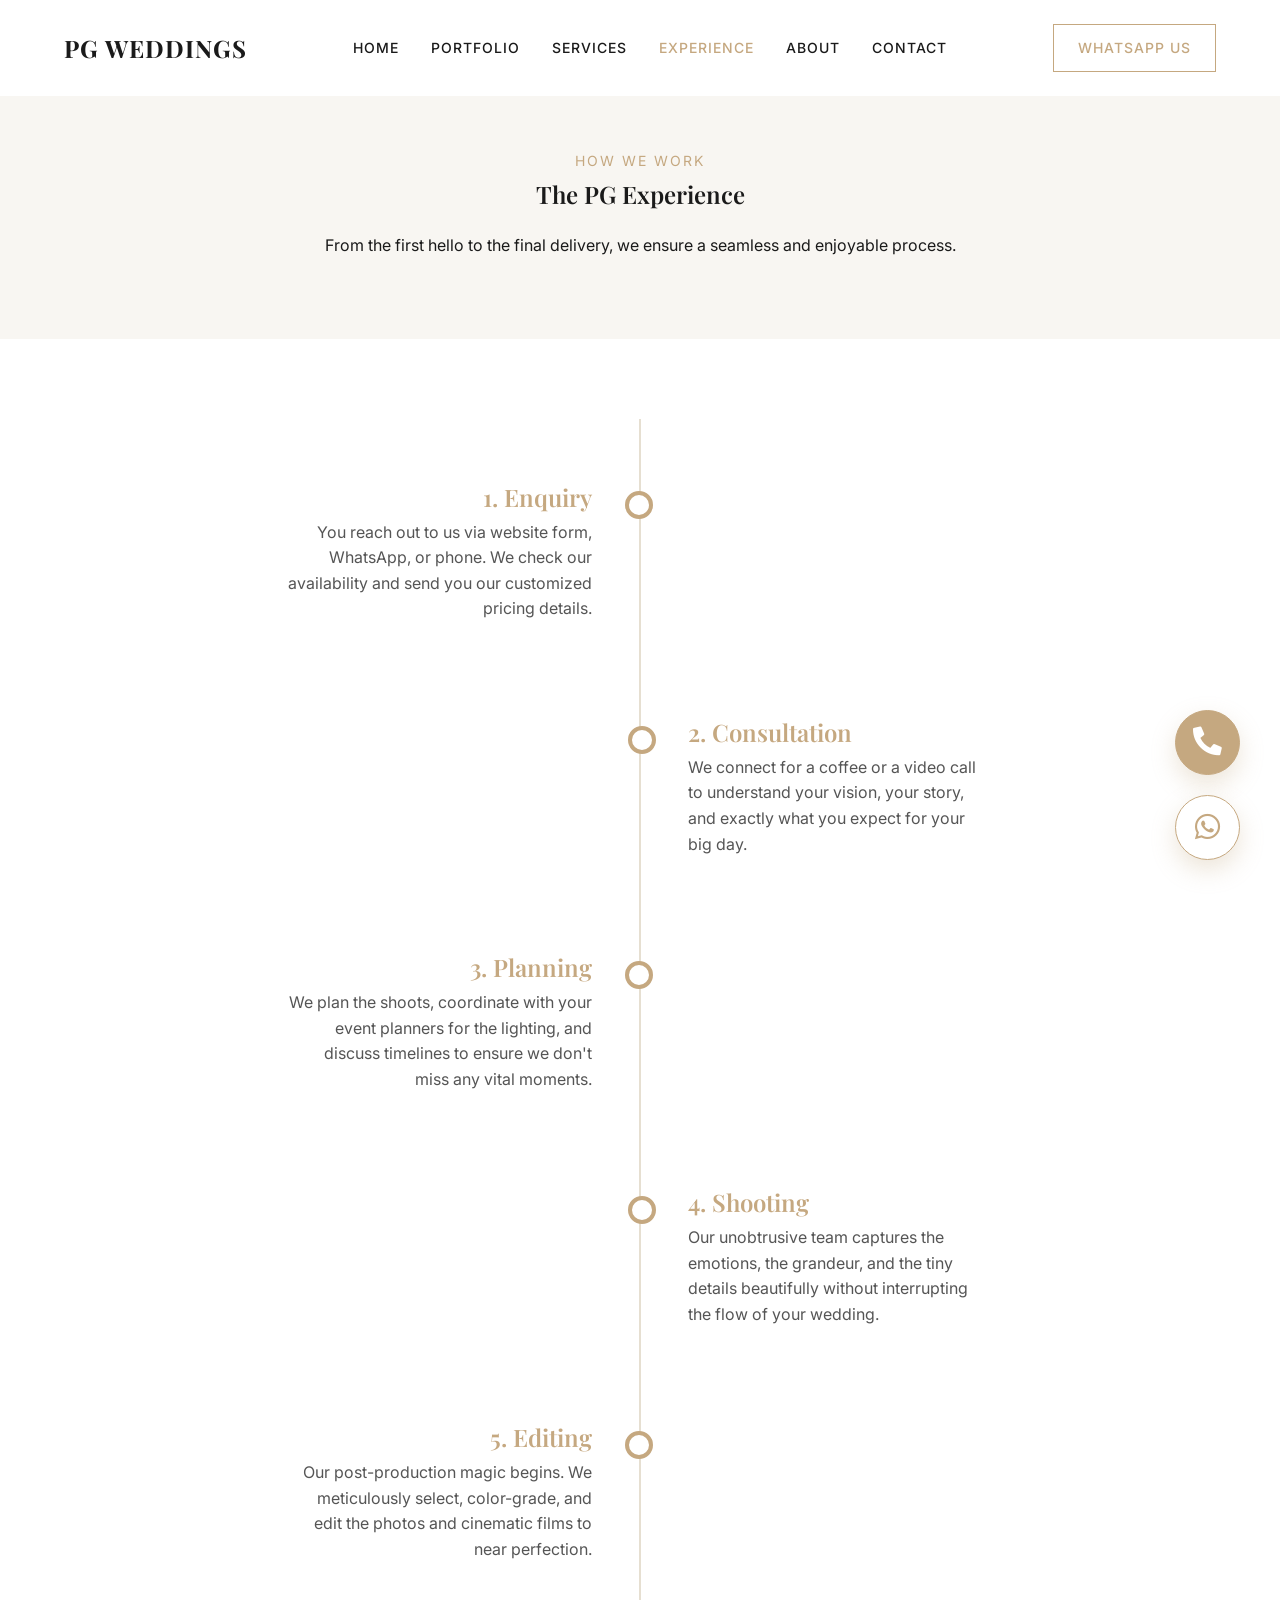
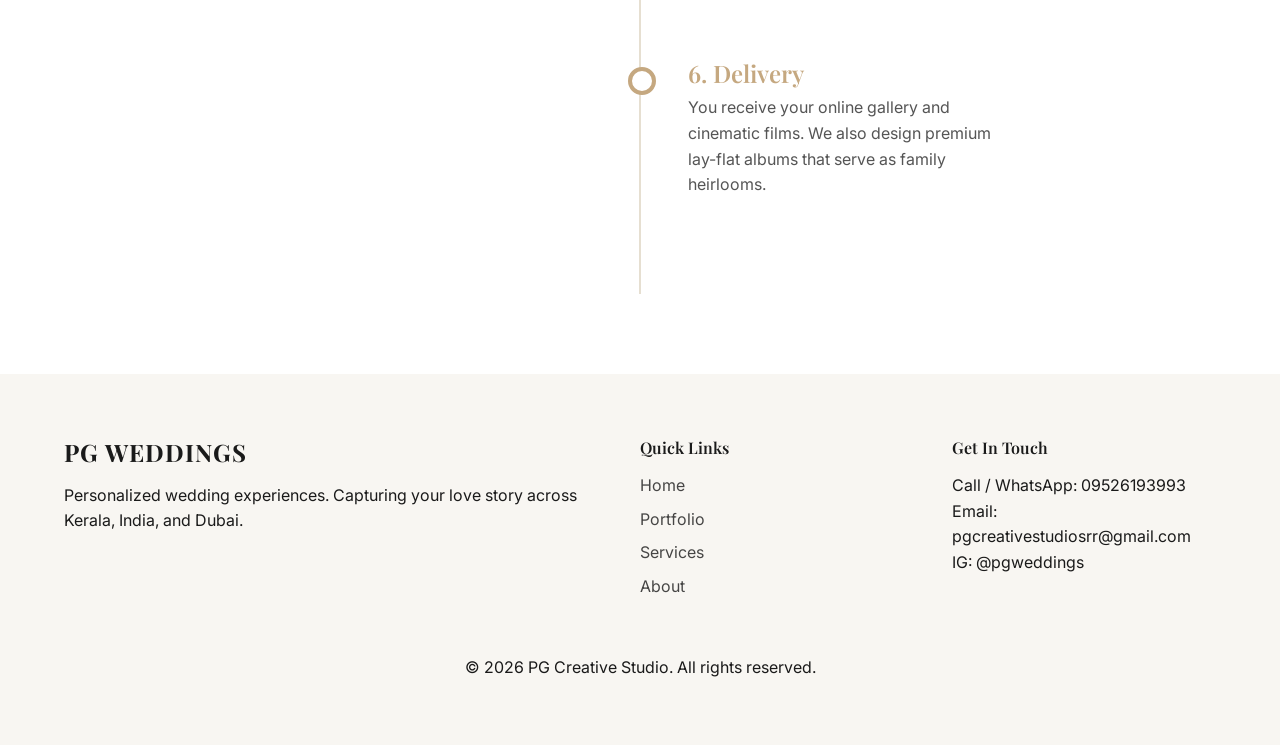
<file: process.html>
<!DOCTYPE html>
<html lang="en">
<head>
    <meta charset="UTF-8">
    <meta name="viewport" content="width=device-width, initial-scale=1.0">
    <title>Experience | PG Weddings</title>
    <link href="https://fonts.googleapis.com/css2?family=Playfair+Display:ital,wght@0,400;0,600;0,700;1,400&family=Inter:wght@300;400;500;600&display=swap" rel="stylesheet">
    <link rel="stylesheet" href="css/style.css">
    <link rel="stylesheet" href="https://cdnjs.cloudflare.com/ajax/libs/font-awesome/5.15.4/css/all.min.css">
    <style>
        .page-header { padding: 150px 0 80px; background-color: var(--color-off-white); text-align: center; }
        .timeline { max-width: 800px; margin: 0 auto; position: relative; padding: 2rem 0; }
        .timeline::before { content: ''; position: absolute; left: 50%; top: 0; bottom: 0; width: 2px; background: var(--color-beige); transform: translateX(-50%); }
        .timeline-item { position: relative; width: 50%; padding: 2rem 3rem; margin-bottom: 2rem; }
        .timeline-item:nth-child(odd) { left: 0; text-align: right; }
        .timeline-item:nth-child(even) { left: 50%; }
        .timeline-item h3 { color: var(--color-gold); margin-bottom: 0.5rem; font-size: 1.5rem; }
        .timeline-item p { color: #555; }
        .timeline-item::after { content: ''; position: absolute; top: 2.5rem; width: 20px; height: 20px; background: var(--color-white); border: 4px solid var(--color-gold); border-radius: 50%; }
        .timeline-item:nth-child(odd)::after { right: -12.5px; }
        .timeline-item:nth-child(even)::after { left: -12.5px; }
        @media(max-width: 768px) {
            .page-header { padding: 110px 0 50px; }
            .timeline::before { left: 30px; }
            .timeline-item { width: 100%; left: 0 !important; padding: 2rem 0 2rem 80px; text-align: left !important; }
            .timeline-item::after { left: 20px !important; }
        }
        @media(max-width: 480px) {
            .page-header { padding: 90px 0 40px; }
            .timeline-item { padding: 1.5rem 0 1.5rem 60px; }
            .timeline-item h3 { font-size: 1.2rem; }
        }
    </style>
</head>
<body>
    <header class="navbar">
        <div class="container nav-container">
            <a href="index.html" class="logo">PG WEDDINGS</a>
            <nav class="nav-links">
                <a href="index.html">Home</a>
                <a href="portfolio.html">Portfolio</a>
                <a href="services.html">Services</a>
                <a href="process.html" class="active">Experience</a>
                <a href="about.html">About</a>
                <a href="contact.html">Contact</a>
            </nav>
            <div class="nav-actions">
                <a href="https://wa.me/919526193993" class="btn btn-outline nav-whatsapp">WhatsApp Us</a>
                <button class="mobile-menu-btn" aria-label="Open menu"><span></span><span></span><span></span></button>
            </div>
        </div>
    </header>

    <div class="mobile-nav">
        <div class="mobile-nav-inner">
            <a href="index.html">Home</a>
            <a href="portfolio.html">Portfolio</a>
            <a href="services.html">Services</a>
            <a href="process.html">Experience</a>
            <a href="about.html">About</a>
            <a href="contact.html">Contact</a>
            <a href="https://wa.me/919526193993" class="btn btn-primary mt-4">WhatsApp Us</a>
        </div>
    </div>

    <section class="page-header">
        <div class="container">
            <span class="subheading">How We Work</span>
            <h1>The PG Experience</h1>
            <p class="mt-4 max-w-2xl mx-auto">From the first hello to the final delivery, we ensure a seamless and enjoyable process.</p>
        </div>
    </section>

    <section class="section">
        <div class="container timeline">
            <div class="timeline-item">
                <h3>1. Enquiry</h3>
                <p>You reach out to us via website form, WhatsApp, or phone. We check our availability and send you our customized pricing details.</p>
            </div>
            <div class="timeline-item">
                <h3>2. Consultation</h3>
                <p>We connect for a coffee or a video call to understand your vision, your story, and exactly what you expect for your big day.</p>
            </div>
            <div class="timeline-item">
                <h3>3. Planning</h3>
                <p>We plan the shoots, coordinate with your event planners for the lighting, and discuss timelines to ensure we don't miss any vital moments.</p>
            </div>
            <div class="timeline-item">
                <h3>4. Shooting</h3>
                <p>Our unobtrusive team captures the emotions, the grandeur, and the tiny details beautifully without interrupting the flow of your wedding.</p>
            </div>
            <div class="timeline-item">
                <h3>5. Editing</h3>
                <p>Our post-production magic begins. We meticulously select, color-grade, and edit the photos and cinematic films to near perfection.</p>
            </div>
            <div class="timeline-item">
                <h3>6. Delivery</h3>
                <p>You receive your online gallery and cinematic films. We also design premium lay-flat albums that serve as family heirlooms.</p>
            </div>
        </div>
    </section>

    <!-- Floating Action Buttons -->
    <div class="floating-actions">
        <a href="tel:+919526193993" class="float-btn call-btn" aria-label="Call Now"><i class="fas fa-phone-alt"></i></a>
        <a href="https://wa.me/919526193993" class="float-btn wa-btn" aria-label="WhatsApp Us"><i class="fab fa-whatsapp"></i></a>
    </div>

    <!-- Footer -->
    <footer class="footer bg-light py-5 border-t">
        <div class="container grid footer-grid">
            <div class="footer-brand">
                <h3 class="logo mb-3">PG WEDDINGS</h3>
                <p class="text-sm opacity-80">Personalized wedding experiences. Capturing your love story across Kerala, India, and Dubai.</p>
            </div>
            <div class="footer-links">
                <h4 class="mb-3">Quick Links</h4>
                <a href="index.html">Home</a>
                <a href="portfolio.html">Portfolio</a>
                <a href="services.html">Services</a>
                <a href="about.html">About</a>
            </div>
            <div class="footer-contact">
                <h4 class="mb-3">Get In Touch</h4>
                <p>Call / WhatsApp: <a href="tel:+919526193993">09526193993</a></p>
                <p>Email: <a href="mailto:pgcreativestudiosrr@gmail.com">pgcreativestudiosrr@gmail.com</a></p>
                <p class="mt-3"><a href="https://instagram.com/pgweddings" target="_blank">IG: @pgweddings</a></p>
            </div>
        </div>
        <div class="footer-bottom text-center pt-4 mt-5 border-t">
            <p class="text-sm opacity-60">&copy; <span id="year"></span> PG Creative Studio. All rights reserved.</p>
        </div>
    </footer>
    <script src="js/main.js"></script>
</body>
</html>
</file>
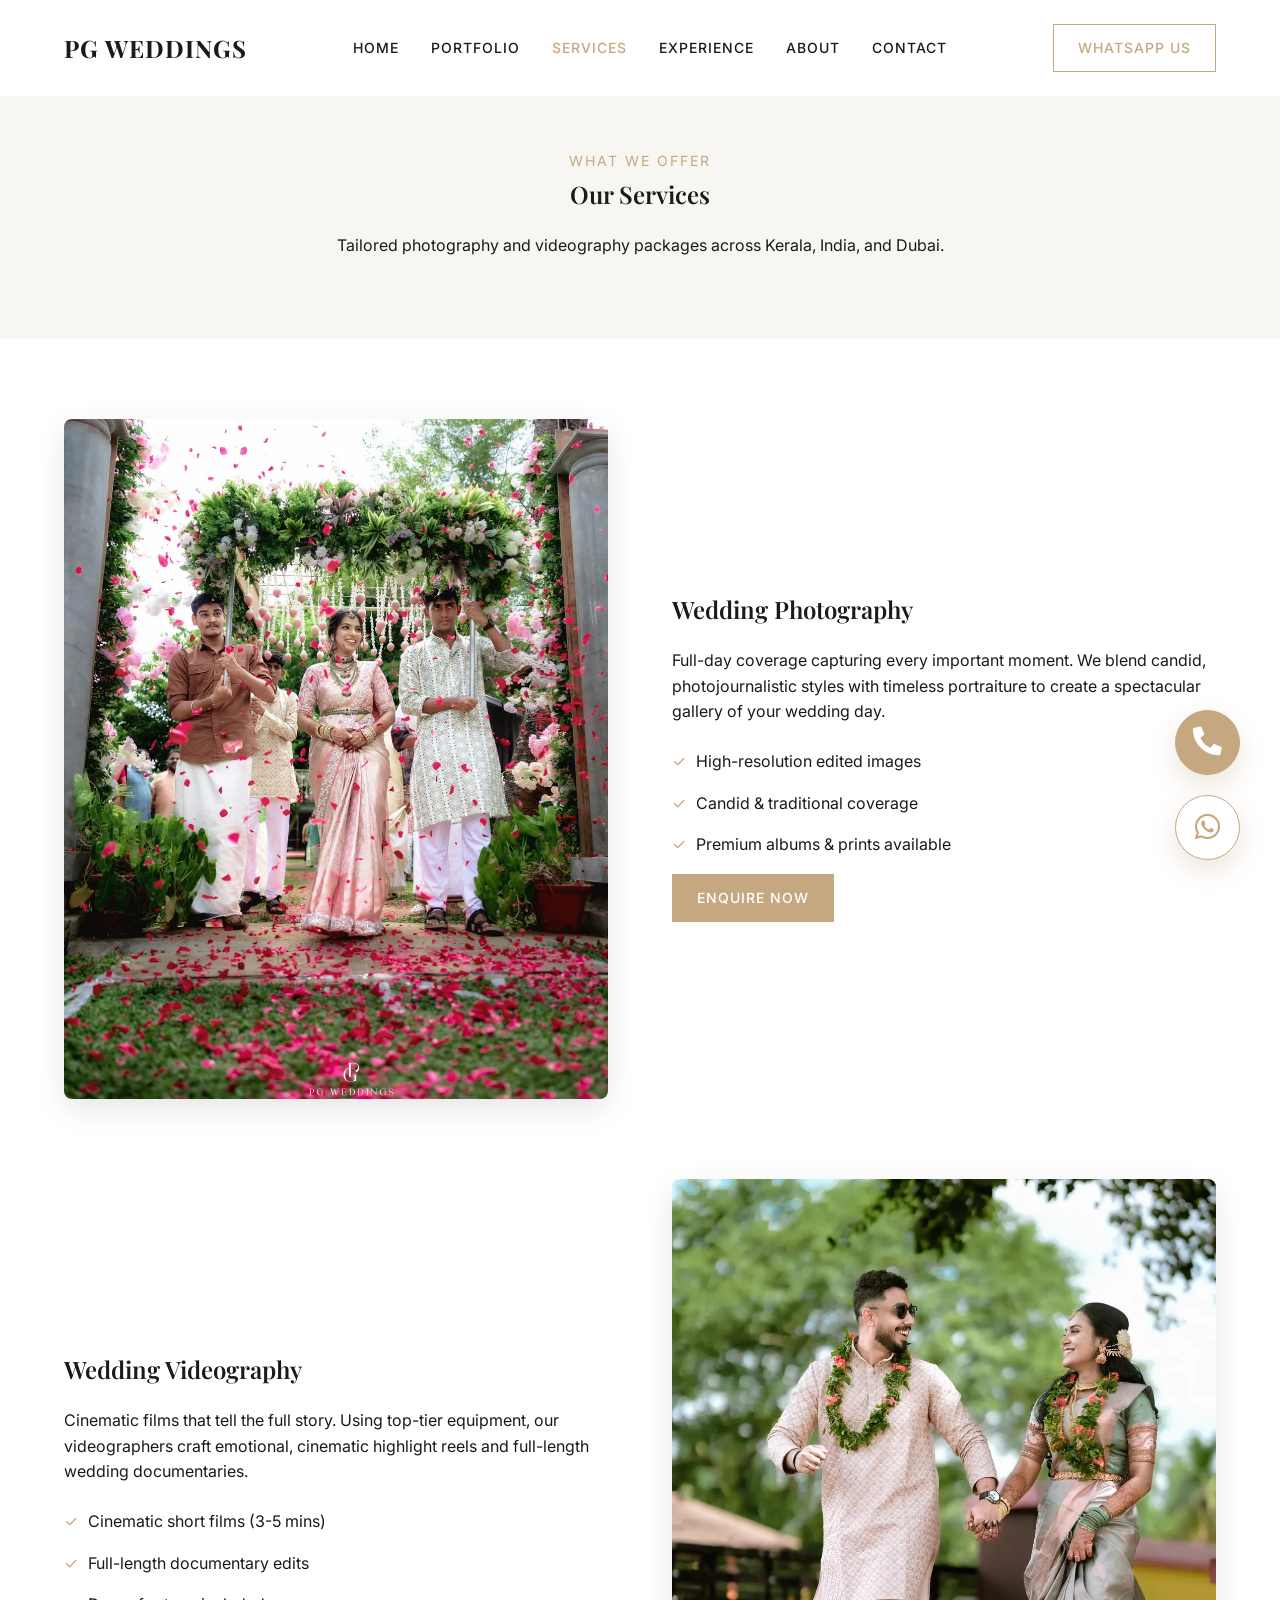
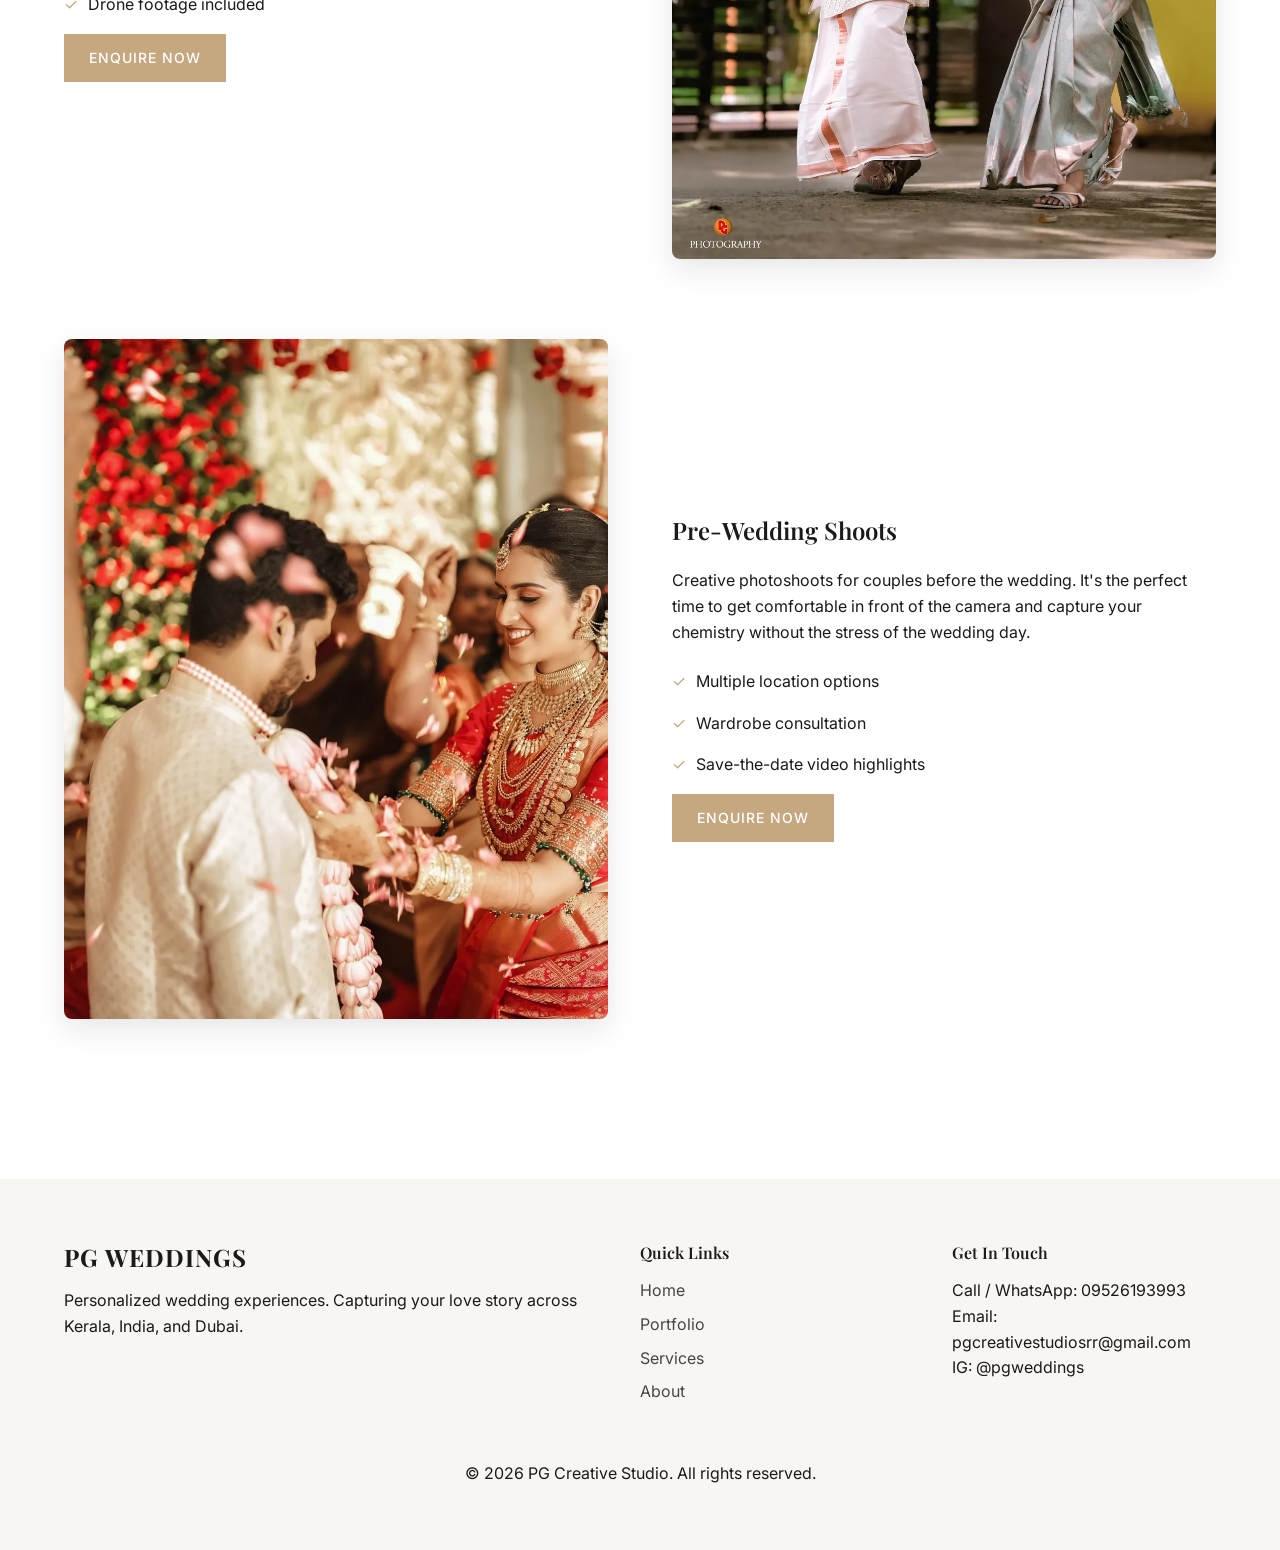
<file: services.html>
<!DOCTYPE html>
<html lang="en">
<head>
    <meta charset="UTF-8">
    <meta name="viewport" content="width=device-width, initial-scale=1.0">
    <title>Services | PG Weddings</title>
    <link href="https://fonts.googleapis.com/css2?family=Playfair+Display:ital,wght@0,400;0,600;0,700;1,400&family=Inter:wght@300;400;500;600&display=swap" rel="stylesheet">
    <link rel="stylesheet" href="css/style.css">
    <link rel="stylesheet" href="https://cdnjs.cloudflare.com/ajax/libs/font-awesome/5.15.4/css/all.min.css">
    <style>
        .page-header { padding: 150px 0 80px; background-color: var(--color-off-white); text-align: center; }
        .service-detail { display: flex; align-items: center; gap: 4rem; margin-bottom: 5rem; }
        .service-detail:nth-child(even) { flex-direction: row-reverse; }
        .service-img { flex: 1; border-radius: 8px; overflow: hidden; box-shadow: 0 10px 30px rgba(0,0,0,0.1); }
        .service-text { flex: 1; }
        @media(max-width: 768px) {
            .page-header { padding: 110px 0 50px; }
            .service-detail, .service-detail:nth-child(even) { flex-direction: column; gap: 2rem; }
        }
        @media(max-width: 480px) {
            .page-header { padding: 90px 0 40px; }
        }
    </style>
</head>
<body>
    <header class="navbar">
        <div class="container nav-container">
            <a href="index.html" class="logo">PG WEDDINGS</a>
            <nav class="nav-links">
                <a href="index.html">Home</a>
                <a href="portfolio.html">Portfolio</a>
                <a href="services.html" class="active">Services</a>
                <a href="process.html">Experience</a>
                <a href="about.html">About</a>
                <a href="contact.html">Contact</a>
            </nav>
            <div class="nav-actions">
                <a href="https://wa.me/919526193993" class="btn btn-outline nav-whatsapp">WhatsApp Us</a>
                <button class="mobile-menu-btn" aria-label="Open menu"><span></span><span></span><span></span></button>
            </div>
        </div>
    </header>

    <div class="mobile-nav">
        <div class="mobile-nav-inner">
            <a href="index.html">Home</a>
            <a href="portfolio.html">Portfolio</a>
            <a href="services.html">Services</a>
            <a href="process.html">Experience</a>
            <a href="about.html">About</a>
            <a href="contact.html">Contact</a>
            <a href="https://wa.me/919526193993" class="btn btn-primary mt-4">WhatsApp Us</a>
        </div>
    </div>

    <section class="page-header">
        <div class="container">
            <span class="subheading">What We Offer</span>
            <h1>Our Services</h1>
            <p class="mt-4 max-w-2xl mx-auto">Tailored photography and videography packages across Kerala, India, and Dubai.</p>
        </div>
    </section>

    <section class="section container">
        <div class="service-detail">
            <div class="service-img">
                <img src="assets/images/img-22.jpg" alt="Wedding Photography">
            </div>
            <div class="service-text">
                <h2>Wedding Photography</h2>
                <p class="mt-4">Full-day coverage capturing every important moment. We blend candid, photojournalistic styles with timeless portraiture to create a spectacular gallery of your wedding day.</p>
                <ul class="features-list mt-4 mb-4">
                    <li>High-resolution edited images</li>
                    <li>Candid & traditional coverage</li>
                    <li>Premium albums & prints available</li>
                </ul>
                <a href="contact.html" class="btn btn-primary">Enquire Now</a>
            </div>
        </div>

        <div class="service-detail">
            <div class="service-img">
                <img src="assets/images/img-31.jpg" alt="Wedding Videography">
            </div>
            <div class="service-text">
                <h2>Wedding Videography</h2>
                <p class="mt-4">Cinematic films that tell the full story. Using top-tier equipment, our videographers craft emotional, cinematic highlight reels and full-length wedding documentaries.</p>
                <ul class="features-list mt-4 mb-4">
                    <li>Cinematic short films (3-5 mins)</li>
                    <li>Full-length documentary edits</li>
                    <li>Drone footage included</li>
                </ul>
                <a href="contact.html" class="btn btn-primary">Enquire Now</a>
            </div>
        </div>

        <div class="service-detail">
            <div class="service-img">
                <img src="assets/images/img-2.jpg" alt="Pre-Wedding Shoots">
            </div>
            <div class="service-text">
                <h2>Pre-Wedding Shoots</h2>
                <p class="mt-4">Creative photoshoots for couples before the wedding. It's the perfect time to get comfortable in front of the camera and capture your chemistry without the stress of the wedding day.</p>
                <ul class="features-list mt-4 mb-4">
                    <li>Multiple location options</li>
                    <li>Wardrobe consultation</li>
                    <li>Save-the-date video highlights</li>
                </ul>
                <a href="contact.html" class="btn btn-primary">Enquire Now</a>
            </div>
        </div>
    </section>

    <!-- Floating Action Buttons -->
    <div class="floating-actions">
        <a href="tel:+919526193993" class="float-btn call-btn" aria-label="Call Now"><i class="fas fa-phone-alt"></i></a>
        <a href="https://wa.me/919526193993" class="float-btn wa-btn" aria-label="WhatsApp Us"><i class="fab fa-whatsapp"></i></a>
    </div>

    <!-- Footer -->
    <footer class="footer bg-light py-5 border-t">
        <div class="container grid footer-grid">
            <div class="footer-brand">
                <h3 class="logo mb-3">PG WEDDINGS</h3>
                <p class="text-sm opacity-80">Personalized wedding experiences. Capturing your love story across Kerala, India, and Dubai.</p>
            </div>
            <div class="footer-links">
                <h4 class="mb-3">Quick Links</h4>
                <a href="index.html">Home</a>
                <a href="portfolio.html">Portfolio</a>
                <a href="services.html">Services</a>
                <a href="about.html">About</a>
            </div>
            <div class="footer-contact">
                <h4 class="mb-3">Get In Touch</h4>
                <p>Call / WhatsApp: <a href="tel:+919526193993">09526193993</a></p>
                <p>Email: <a href="mailto:pgcreativestudiosrr@gmail.com">pgcreativestudiosrr@gmail.com</a></p>
                <p class="mt-3"><a href="https://instagram.com/pgweddings" target="_blank">IG: @pgweddings</a></p>
            </div>
        </div>
        <div class="footer-bottom text-center pt-4 mt-5 border-t">
            <p class="text-sm opacity-60">&copy; <span id="year"></span> PG Creative Studio. All rights reserved.</p>
        </div>
    </footer>
    <script src="js/main.js"></script>
</body>
</html>
</file>
<file: css/style.css>
/* css/style.css */
:root {
  /* Colors */
  --color-white: #ffffff;
  --color-off-white: #f8f6f2; /* Beige/warm neutrals */
  --color-beige: #e6dfd1;
  --color-gold: #c5a880; /* Soft gold accents */
  --color-black: #1a1a1a;
  --color-dark: #2a2a2a;
  
  /* Typography */
  --font-heading: 'Playfair Display', serif;
  --font-body: 'Inter', sans-serif;
  
  /* Utilities */
  --transition-fast: 0.2s ease;
  --transition-smooth: 0.4s cubic-bezier(0.25, 0.46, 0.45, 0.94);
}

/* Reset & Basics */
* {
  margin: 0;
  padding: 0;
  box-sizing: border-box;
}

body {
  font-family: var(--font-body);
  color: var(--color-black);
  background-color: var(--color-white);
  line-height: 1.6;
  overflow-x: hidden;
}

h1, h2, h3, h4, h5, h6 {
  font-family: var(--font-heading);
  font-weight: 600;
  line-height: 1.2;
}

a {
  text-decoration: none;
  color: inherit;
  transition: color var(--transition-fast);
}

ul {
  list-style: none;
}

img {
  max-width: 100%;
  height: auto;
  display: block;
}

/* Typography Utilities */
.text-center { text-align: center; }
.mb-3 { margin-bottom: 1rem; }
.mb-5 { margin-bottom: 3rem; }
.mt-4 { margin-top: 1.5rem; }
.mt-5 { margin-top: 3rem; }
.py-5 { padding: 4rem 0; }
.px-4 { padding: 0 2rem; }
.subheading {
  display: block;
  font-family: var(--font-body);
  font-size: 0.875rem;
  text-transform: uppercase;
  letter-spacing: 2px;
  color: var(--color-gold);
  margin-bottom: 0.5rem;
}

/* Layout Utilities */
.container {
  width: 90%;
  max-width: 1200px;
  margin: 0 auto;
}

.grid {
  display: grid;
  gap: 2rem;
}

.bg-dark {
  background-color: var(--color-black);
  color: var(--color-white);
}

.bg-light {
  background-color: var(--color-off-white);
}

/* Buttons */
.btn {
  display: inline-block;
  padding: 0.75rem 1.5rem;
  font-family: var(--font-body);
  font-size: 0.875rem;
  font-weight: 500;
  text-transform: uppercase;
  letter-spacing: 1px;
  border: 1px solid transparent;
  cursor: pointer;
  transition: all var(--transition-smooth);
}

.btn-primary {
  background-color: var(--color-gold);
  color: var(--color-white);
}
.btn-primary:hover {
  background-color: #b39770;
}

.btn-secondary {
  background-color: var(--color-black);
  color: var(--color-white);
}
.btn-secondary:hover {
  background-color: #333;
}

.btn-outline {
  border-color: var(--color-gold);
  color: var(--color-gold);
}
.btn-outline:hover {
  background-color: var(--color-gold);
  color: var(--color-white);
}
.btn-outline.black-btn {
  border-color: var(--color-black);
  color: var(--color-black);
}
.btn-outline.black-btn:hover {
  background-color: var(--color-black);
  color: var(--color-white);
}

/* Navbar */
.navbar {
  position: fixed;
  top: 0;
  width: 100%;
  padding: 1.5rem 0;
  background: rgba(255, 255, 255, 0.95);
  backdrop-filter: blur(10px);
  z-index: 1000;
  transition: padding var(--transition-smooth), box-shadow var(--transition-smooth);
}
.navbar.scrolled {
  padding: 1rem 0;
  box-shadow: 0 4px 20px rgba(0,0,0,0.05);
}

.nav-container {
  display: flex;
  justify-content: space-between;
  align-items: center;
}

.logo {
  font-family: var(--font-heading);
  font-size: 1.5rem;
  font-weight: 700;
  letter-spacing: 1px;
}

.nav-links {
  display: flex;
  gap: 2rem;
}

.nav-links a {
  font-size: 0.875rem;
  font-weight: 500;
  text-transform: uppercase;
  letter-spacing: 1px;
}
.nav-links a:hover, .nav-links a.active {
  color: var(--color-gold);
}

.mobile-menu-btn {
  display: none;
  background: none;
  border: none;
  cursor: pointer;
  z-index: 1001;
}
.mobile-menu-btn span {
  display: block;
  width: 25px;
  height: 2px;
  background-color: var(--color-black);
  margin-bottom: 5px;
  transition: var(--transition-fast);
}

/* Mobile Nav Overlay */
.mobile-nav {
  position: fixed;
  top: 0;
  left: 0;
  width: 100%;
  height: 100vh;
  background-color: var(--color-white);
  z-index: 999;
  display: flex;
  align-items: center;
  justify-content: center;
  opacity: 0;
  pointer-events: none;
  transition: opacity var(--transition-smooth);
}
.mobile-nav.active {
  opacity: 1;
  pointer-events: all;
}
.mobile-nav-inner {
  text-align: center;
  display: flex;
  flex-direction: column;
  gap: 1.5rem;
}
.mobile-nav-inner a {
  font-family: var(--font-heading);
  font-size: 2rem;
}

/* Hero Section */
.hero {
  height: 100vh;
  min-height: 600px;
  position: relative;
  display: flex;
  align-items: center;
  justify-content: center;
  color: var(--color-white);
}

.hero-bg {
  position: absolute;
  top: 0;
  left: 0;
  width: 100%;
  height: 100%;
  background-image: url('../assets/images/img-22.jpg');
  background-size: cover;
  background-position: center 20%;
  z-index: -1;
}

.cinematic-overlay::before {
  content: '';
  position: absolute;
  top: 0; left: 0; width: 100%; height: 100%;
  background: linear-gradient(to bottom, rgba(0,0,0,0.3) 0%, rgba(0,0,0,0.6) 100%);
  z-index: -1;
}

.hero-title {
  font-size: clamp(2.5rem, 5vw, 5rem);
  margin-bottom: 1rem;
  color: var(--color-black);
}

.hero-subtitle {
  font-size: clamp(1rem, 2vw, 1.25rem);
  max-width: 600px;
  margin: 0 auto 2rem;
  opacity: 0.9;
}

.hero-ctas {
  display: flex;
  gap: 1rem;
  justify-content: center;
}

/* Locations */
.locations {
  padding: 3rem 0;
}
.locations .location-text {
  font-size: 1.5rem;
  letter-spacing: 2px;
  font-family: var(--font-heading);
  margin: 0;
}
.locations .accent { color: var(--color-gold); }
.locations .divider { margin: 0 1rem; opacity: 0.5; }

/* Portfolio Preview */
.section { padding: 5rem 0; }
.portfolio-grid { grid-template-columns: repeat(3, 1fr); gap: 1rem; }
.portfolio-item {
  position: relative;
  overflow: hidden;
  height: 400px;
  border-radius: 4px;
}
.portfolio-item img {
  width: 100%;
  height: 100%;
  object-fit: cover;
  transition: transform 0.8s ease;
}
.portfolio-item:hover img {
  transform: scale(1.05);
}
.portfolio-overlay {
  position: absolute;
  inset: 0;
  background: rgba(0,0,0,0.4);
  display: flex;
  align-items: center;
  justify-content: center;
  opacity: 0;
  transition: opacity var(--transition-smooth);
}
.portfolio-item:hover .portfolio-overlay {
  opacity: 1;
}
.portfolio-overlay h3 {
  color: var(--color-white);
  font-size: 1.5rem;
  transform: translateY(20px);
  transition: transform var(--transition-smooth);
}
.portfolio-item:hover .portfolio-overlay h3 {
  transform: translateY(0);
}

/* Services */
.services-grid { grid-template-columns: repeat(3, 1fr); gap: 2rem; }
.service-card {
  padding: 2rem;
  background: var(--color-white);
  box-shadow: 0 10px 30px rgba(0,0,0,0.05);
  transition: transform var(--transition-smooth);
  border-radius: 4px;
}
.service-card:hover { transform: translateY(-5px); }
.service-card h3 { margin: 1rem 0; font-size: 1.25rem; }
.service-card p { font-size: 0.9rem; color: #666; }
.service-icon {
  font-size: 2.5rem;
  color: var(--color-gold);
  margin-bottom: 1rem;
}

/* Why Us */
.why-grid { grid-template-columns: 1fr 1fr; align-items: center; }
.features-list li {
  margin-bottom: 1rem;
  padding-left: 1.5rem;
  position: relative;
}
.features-list li::before {
  content: '✓';
  position: absolute;
  left: 0;
  color: var(--color-gold);
}

/* Testimonials */
.testimonial-slider { padding: 2rem; background: var(--color-black); }
.quote { font-family: var(--font-heading); font-size: 1.5rem; font-style: italic; }

/* Footer */
.footer-grid { grid-template-columns: 2fr 1fr 1fr; gap: 3rem; }
.footer-links a { display: block; margin-bottom: 0.5rem; opacity: 0.8; }
.footer-links a:hover { opacity: 1; color: var(--color-gold); }

/* Floating Actions */
.floating-actions {
  position: fixed;
  bottom: 40px;
  right: 40px;
  display: flex;
  flex-direction: column;
  gap: 20px;
  z-index: 99;
}
.float-btn {
  width: 65px;
  height: 65px;
  background-color: var(--color-white);
  border-radius: 50%;
  display: flex;
  align-items: center;
  justify-content: center;
  box-shadow: 0 10px 25px rgba(197, 168, 128, 0.3);
  border: 1px solid var(--color-gold);
  font-size: 1.8rem;
  text-decoration: none;
  transition: all var(--transition-smooth);
}
.float-btn:hover { 
  transform: translateY(-5px); 
  box-shadow: 0 15px 30px rgba(197, 168, 128, 0.5); 
}
.wa-btn { background-color: var(--color-white); color: var(--color-gold); }
.wa-btn:hover { background-color: var(--color-gold); color: var(--color-white); }
.call-btn { background-color: var(--color-gold); color: var(--color-white); }
.call-btn:hover { background-color: var(--color-white); color: var(--color-gold); }

/* Animations */
.fade-in { animation: fadeIn 2s ease forwards; }
.slide-up { opacity: 0; transform: translateY(30px); animation: slideUp 1s ease forwards; }
.delay-1 { animation-delay: 0.3s; }
.delay-2 { animation-delay: 0.6s; }
@keyframes fadeIn { to { opacity: 1; } }
@keyframes slideUp { to { opacity: 1; transform: translateY(0); } }

/* =====================
   RESPONSIVE — Tablet (≤1024px)
   ===================== */
@media (max-width: 1024px) {
  .portfolio-grid { grid-template-columns: repeat(2, 1fr); }
  .services-grid  { grid-template-columns: repeat(2, 1fr); }
  .footer-grid    { grid-template-columns: 1fr 1fr; gap: 2rem; }
  .why-grid       { grid-template-columns: 1fr; }
  .why-content    { padding: 0; }
  .portfolio-item { height: 320px; }
}

/* =====================
   RESPONSIVE — Mobile (≤768px)
   ===================== */
@media (max-width: 768px) {
  /* Nav */
  .nav-links, .nav-whatsapp { display: none; }
  .mobile-menu-btn { display: block; }

  /* Section spacing */
  .section { padding: 3rem 0; }
  .py-5    { padding: 2.5rem 0; }

  /* Hero */
  .hero-title { font-size: 2rem; }
  .hero-subtitle { font-size: 0.95rem; padding: 0 1rem; }
  .hero-ctas {
    flex-direction: column;
    align-items: center;
    gap: 0.75rem;
  }
  .hero-ctas .btn { width: 100%; max-width: 260px; text-align: center; }

  /* Locations */
  .locations .location-text { font-size: 1.1rem; letter-spacing: 1px; }

  /* Grids → single column */
  .portfolio-grid,
  .services-grid,
  .why-grid,
  .footer-grid { grid-template-columns: 1fr; gap: 1.25rem; }

  /* Portfolio items */
  .portfolio-item { height: 260px; }

  /* Why-us section */
  .why-content { margin-top: 1.5rem; padding: 0; }

  /* Footer */
  .footer-grid { gap: 1.5rem; }
  .footer-contact a {
    word-break: break-all; /* prevents email overflow */
  }

  /* Floating buttons */
  .floating-actions { bottom: 16px; right: 16px; gap: 12px; }
  .float-btn { width: 48px; height: 48px; font-size: 1.4rem; }

  /* Testimonials */
  .quote { font-size: 1.15rem; }
}

/* =====================
   RESPONSIVE — Small Mobile (≤480px)
   ===================== */
@media (max-width: 480px) {
  /* Typography */
  .hero-title    { font-size: 1.75rem; }
  .hero-subtitle { font-size: 0.875rem; }
  h2             { font-size: 1.5rem; }

  /* Buttons */
  .btn { padding: 0.65rem 1.25rem; }

  /* Container padding safety */
  .container { width: 94%; }

  /* Portfolio */
  .portfolio-item { height: 220px; }
  .portfolio-grid { gap: 0.75rem; }

  /* Service cards */
  .service-card { padding: 1.5rem; }

  /* Floating buttons — move further from edge */
  .floating-actions { bottom: 12px; right: 12px; }
  .float-btn { width: 44px; height: 44px; font-size: 1.25rem; }

  /* Mobile nav links bigger tap targets */
  .mobile-nav-inner a { font-size: 1.6rem; }

  /* Footer bottom wrapping */
  .footer-bottom { font-size: 0.75rem; }
}
</file>
